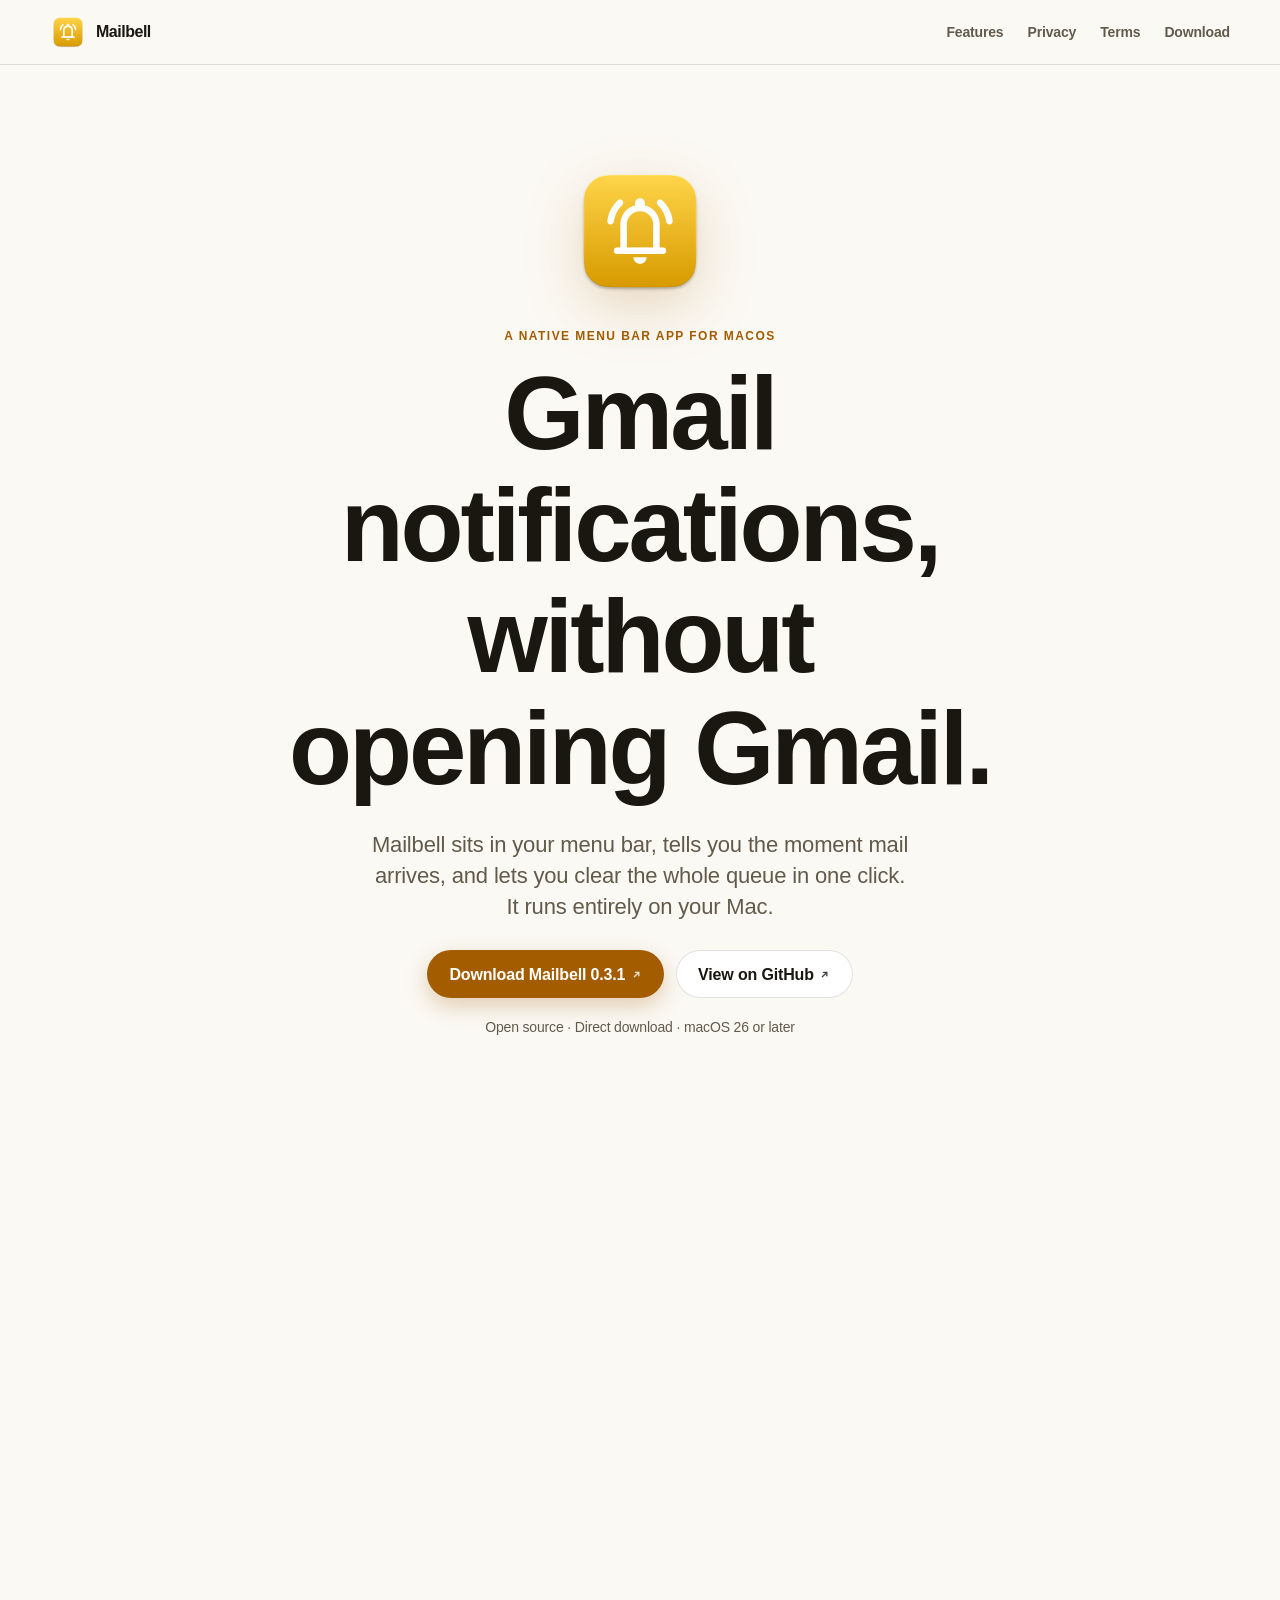
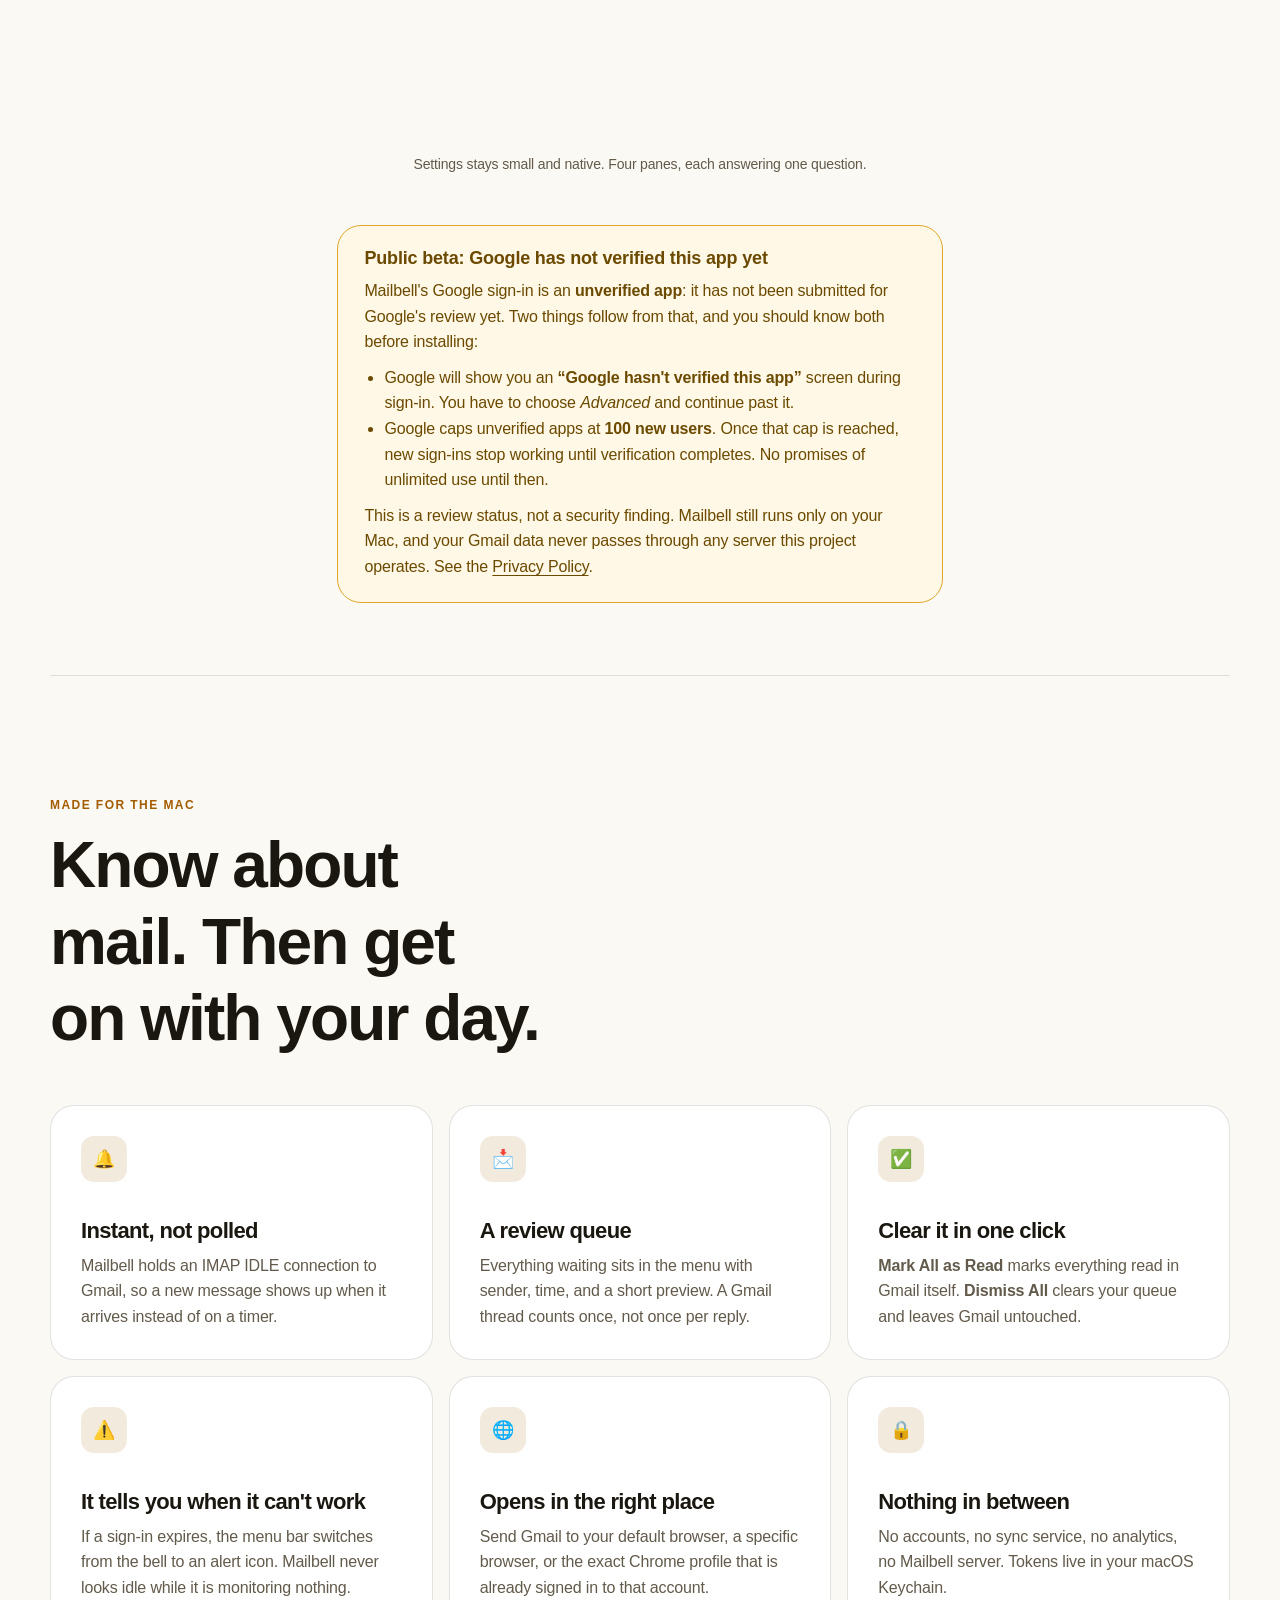
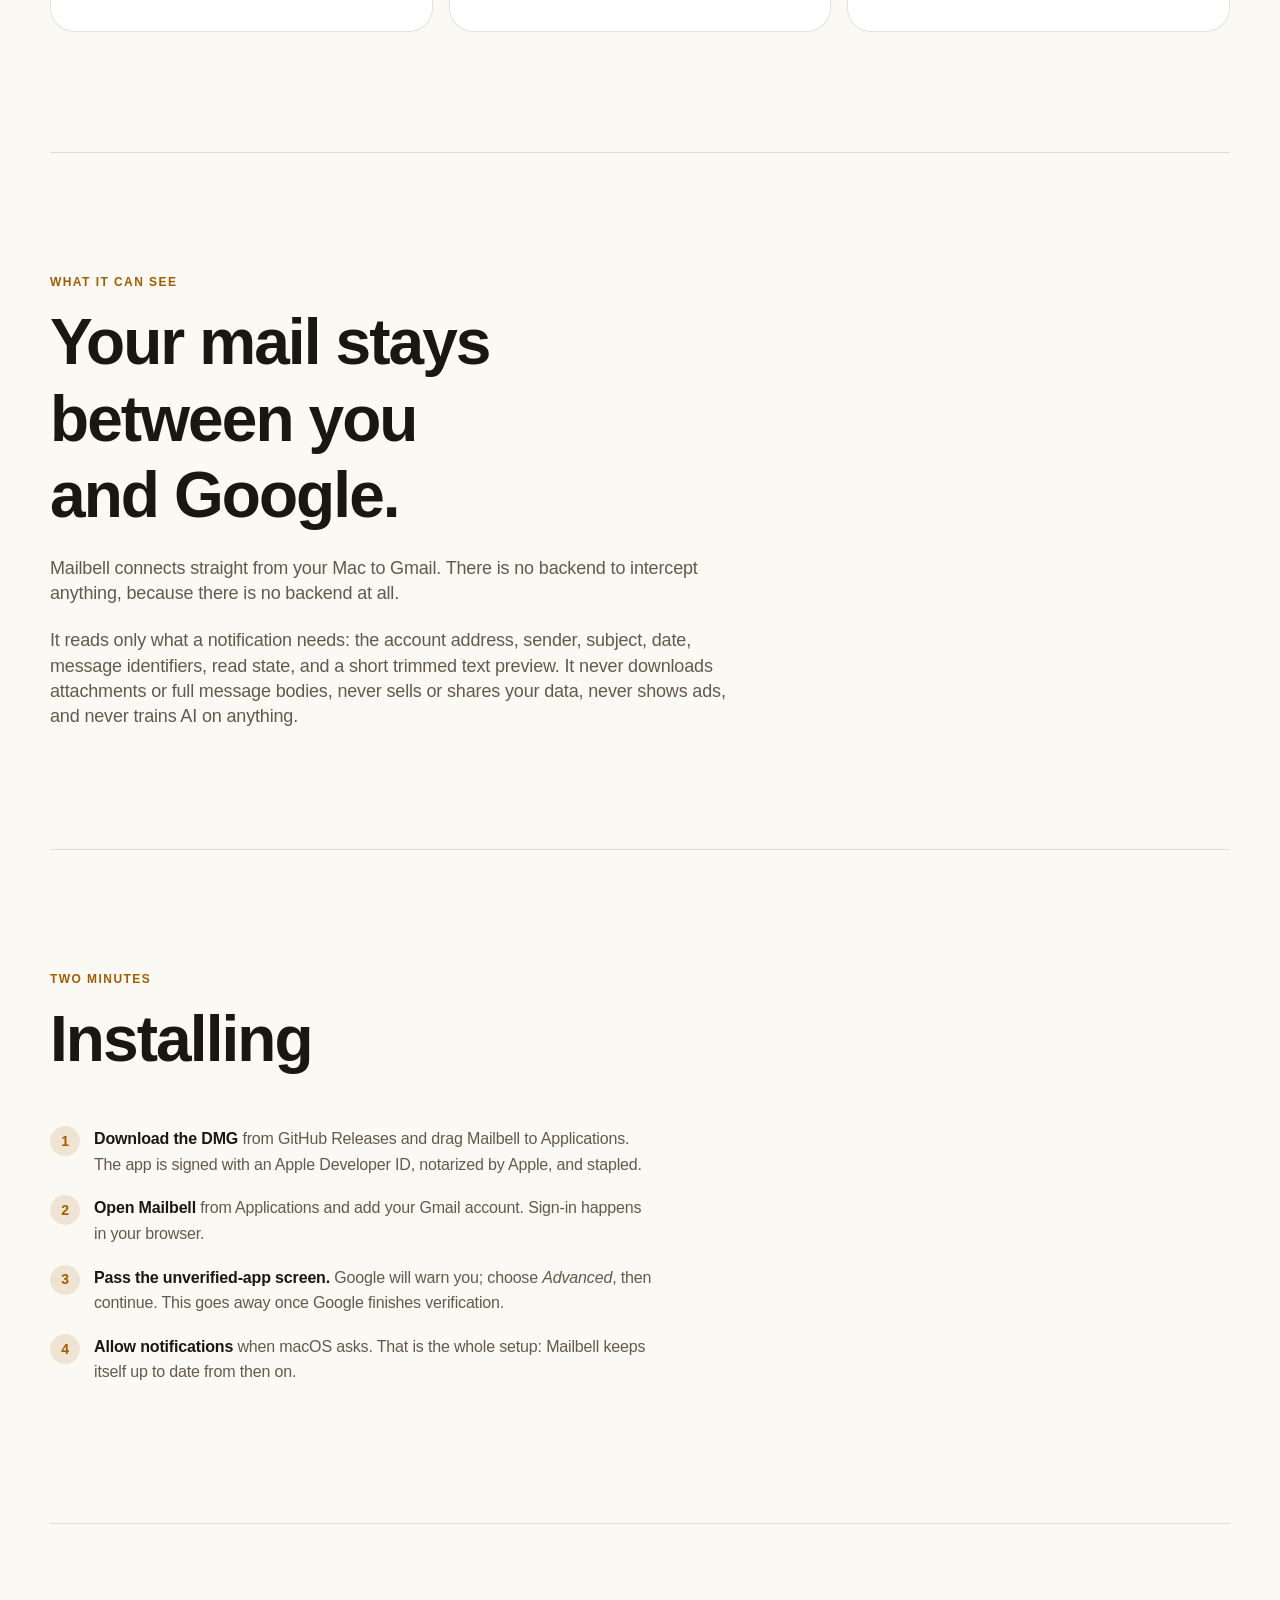
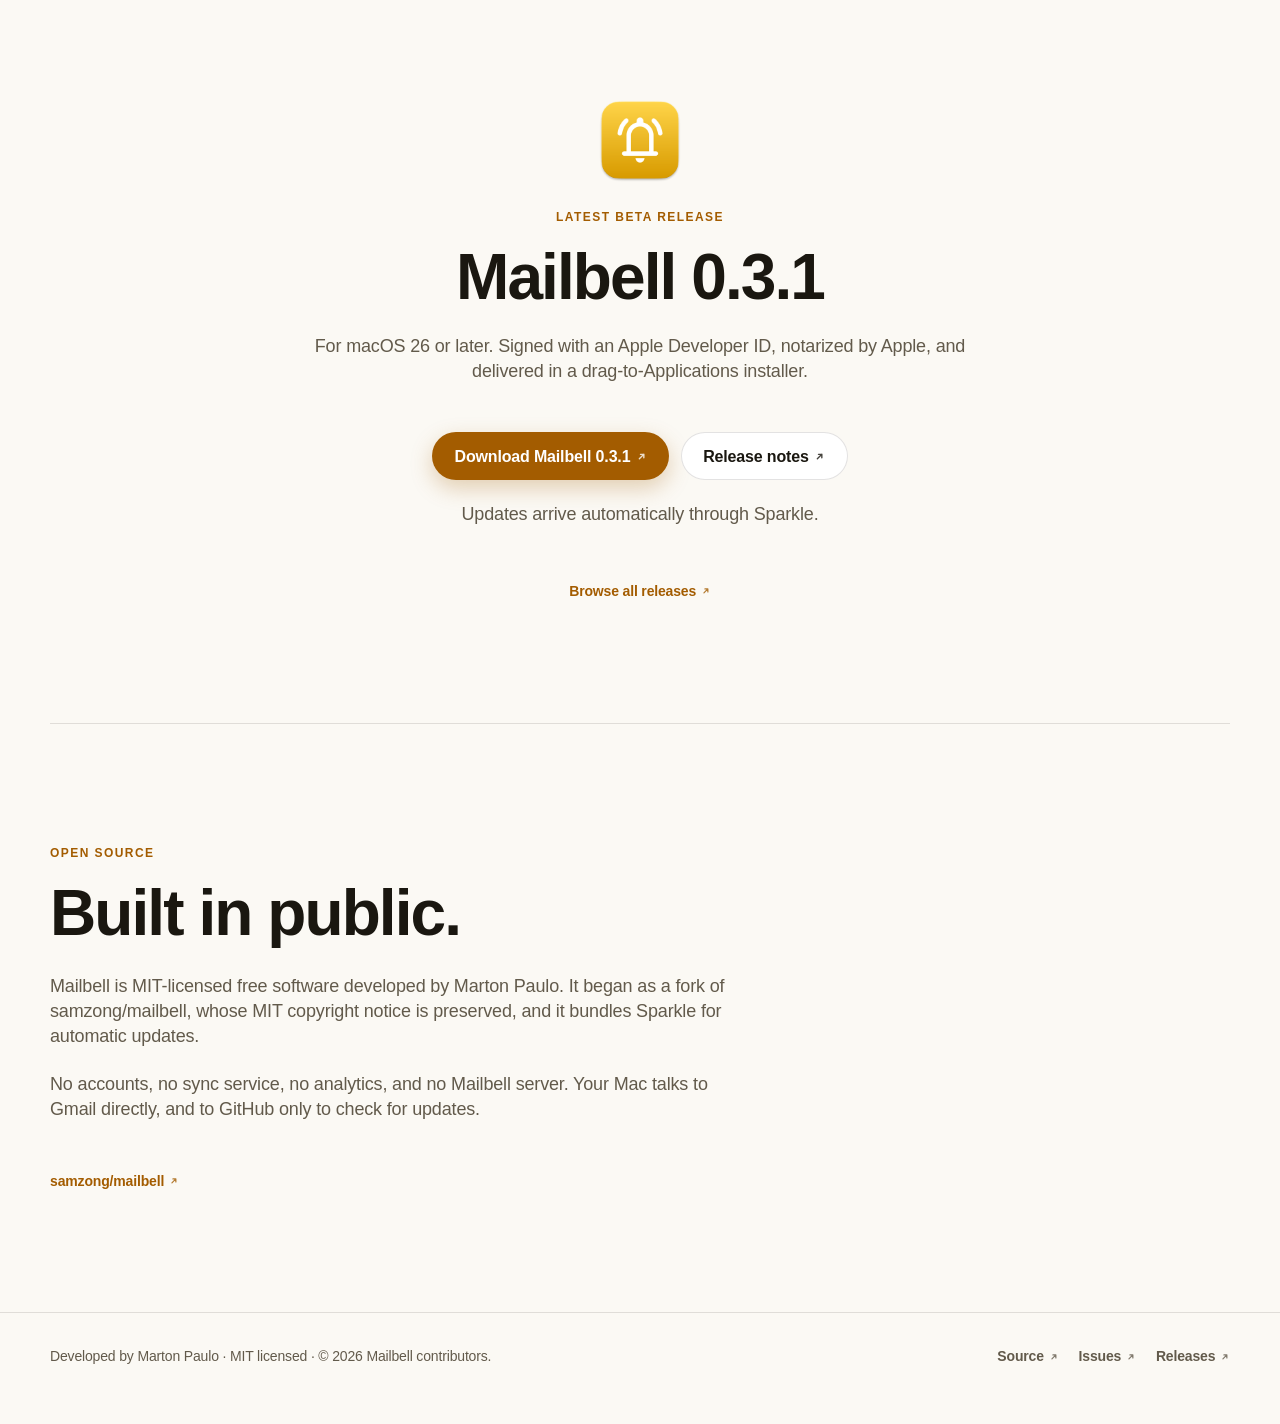
<file: docs/index.html>
<!doctype html>
<html lang="en">
<head>
  <meta charset="utf-8">
  <meta name="viewport" content="width=device-width, initial-scale=1">
  <meta name="color-scheme" content="light dark">
  <meta name="theme-color" content="#fbf9f4" media="(prefers-color-scheme: light)">
  <meta name="theme-color" content="#14110b" media="(prefers-color-scheme: dark)">
  <title>Mailbell · Gmail notifier for the Mac menu bar</title>
  <meta name="description" content="A native macOS notifier for Gmail: instant alerts over IMAP IDLE, a review queue you clear in one click, and no server in between. Free and open source.">
  <link rel="canonical" href="https://mailbell.martonpaulo.com/">
  <!-- imagesrcset/imagesizes must stay identical to the hero <img>, or the
       preload fetches a different width than the one the page then draws.
       sizes follows styles/main.css: .shot img is 788px wide, capped by main's
       100% width minus two 1.5rem gutters below 836px. -->
  <link rel="preload" as="image" href="assets/screenshots/general.webp"
        imagesrcset="assets/screenshots/general-480.webp 480w, assets/screenshots/general-800.webp 800w, assets/screenshots/general.webp 1576w"
        imagesizes="(max-width: 836px) calc(100vw - 48px), 788px"
        fetchpriority="high">
  <link rel="icon" href="favicon.ico" sizes="48x48">
  <link rel="apple-touch-icon" href="apple-touch-icon.png">
  <meta property="og:type" content="website">
  <meta property="og:site_name" content="Mailbell">
  <meta property="og:title" content="Mailbell · Gmail notifier for the Mac menu bar">
  <meta property="og:description" content="A native macOS notifier for Gmail: instant alerts over IMAP IDLE, a review queue you clear in one click, and no server in between. Free and open source.">
  <meta property="og:url" content="https://mailbell.martonpaulo.com/">
  <meta property="og:image" content="https://mailbell.martonpaulo.com/social-card.jpg">
  <meta property="og:image:type" content="image/jpeg">
  <meta property="og:image:width" content="1200">
  <meta property="og:image:height" content="630">
  <meta property="og:image:alt" content="The Mailbell bell icon and the words Free for Mac, open source, Mailbell, Gmail notifications in your menu bar, beside a drawing of the Mailbell menu: Accounts, three messages awaiting review, All Messages, Check Now, Settings and Quit Mailbell.">
  <meta name="twitter:card" content="summary_large_image">
  <meta name="twitter:title" content="Mailbell · Gmail notifier for the Mac menu bar">
  <meta name="twitter:image" content="https://mailbell.martonpaulo.com/social-card.jpg">
  <meta name="twitter:image:alt" content="The Mailbell bell icon and the words Free for Mac, open source, Mailbell, Gmail notifications in your menu bar, beside Mailbell's General settings window.">
  <meta name="twitter:description" content="A native macOS notifier for Gmail: instant alerts over IMAP IDLE, a review queue you clear in one click, and no server in between. Free and open source.">
  <link rel="stylesheet" href="styles/main.css">
  <script type="application/ld+json">
  {
    "@context": "https://schema.org",
    "@type": "SoftwareApplication",
    "name": "Mailbell",
    "applicationCategory": "UtilitiesApplication",
    "operatingSystem": "macOS 26 or later",
    "url": "https://mailbell.martonpaulo.com/",
    "image": "https://mailbell.martonpaulo.com/social-card.jpg",
    "description": "A native macOS menu bar notifier for Gmail. Instant alerts over IMAP IDLE, a review queue you can clear in one click, and no server in between.",
    "license": "https://opensource.org/licenses/MIT",
    "isAccessibleForFree": true,
    "offers": { "@type": "Offer", "price": "0", "priceCurrency": "USD" },
    "author": { "@type": "Person", "name": "Marton Paulo" }
  }
  </script>
  <!-- Google names the site in results from this node on the home page. -->
  <script type="application/ld+json">{"@context": "https://schema.org", "@type": "WebSite", "name": "Mailbell", "url": "https://mailbell.martonpaulo.com/"}</script>
</head>
<body>
  <a class="skip-link" href="#main">Skip to content</a>
  <header class="site-header" aria-label="Primary navigation">
    <div class="site-header-inner">
      <a class="brand" href="#top" aria-label="Mailbell home" aria-current="page">
        <img src="assets/app-icon-280.webp" width="36" height="36" alt="">
        <span>Mailbell</span>
      </a>
      <nav aria-label="Page sections">
        <a href="index.html#features">Features</a>
        <a href="privacy.html">Privacy</a>
        <a href="terms.html">Terms</a>
        <a href="index.html#download">Download</a>
      </nav>
    </div>
  </header>

  <main id="main">
    <section class="hero" id="top" aria-labelledby="hero-title">
      <div class="hero-copy">
        <img class="hero-icon" src="assets/app-icon-280.webp" width="140" height="140" alt="Mailbell application icon">
        <p class="eyebrow">A native menu bar app for macOS</p>
        <h1 id="hero-title">Gmail notifications, without opening Gmail.</h1>
        <p class="hero-summary">Mailbell sits in your menu bar, tells you the moment mail arrives, and lets you clear the whole queue in one click. It runs entirely on your Mac.</p>
        <div class="actions">
          <a class="button primary" href="https://github.com/martonpaulo/mailbell/releases/latest" rel="noopener">Download Mailbell 0.3.1<svg class="external-icon" viewBox="0 0 12 12" width="12" height="12" fill="none" aria-hidden="true" focusable="false"><path d="M3.6 8.4 8.4 3.6M4.8 3.6h3.6v3.6" stroke="currentColor" stroke-width="1.5" stroke-linecap="round" stroke-linejoin="round"/></svg></a>
          <a class="button secondary" href="https://github.com/martonpaulo/mailbell" rel="noopener">View on GitHub<svg class="external-icon" viewBox="0 0 12 12" width="12" height="12" fill="none" aria-hidden="true" focusable="false"><path d="M3.6 8.4 8.4 3.6M4.8 3.6h3.6v3.6" stroke="currentColor" stroke-width="1.5" stroke-linecap="round" stroke-linejoin="round"/></svg></a>
        </div>
        <p class="compatibility">Open source &middot; Direct download &middot; macOS 26 or later</p>
      </div>

      <figure class="shot">
        <img src="assets/screenshots/general.webp"
          srcset="assets/screenshots/general-480.webp 480w, assets/screenshots/general-800.webp 800w, assets/screenshots/general.webp 1576w"
          sizes="(max-width: 836px) calc(100vw - 48px), 788px"
          width="788" height="628" loading="eager" decoding="async"
          alt="Mailbell's General settings: a menu bar count toggle, Open Mailbell at login, automatic update checks with the installed version, and Restore Defaults.">
        <figcaption>Settings stays small and native. Four panes, each answering one question.</figcaption>
      </figure>

      <aside class="notice" aria-labelledby="beta-notice-title">
        <h2 id="beta-notice-title">Public beta: Google has not verified this app yet</h2>
        <p>Mailbell's Google sign-in is an <strong>unverified app</strong>: it has not been submitted for Google's review yet. Two things follow from that, and you should know both before installing:</p>
        <ul>
          <li>Google will show you an <strong>&ldquo;Google hasn't verified this app&rdquo;</strong> screen during sign-in. You have to choose <em>Advanced</em> and continue past it.</li>
          <li>Google caps unverified apps at <strong>100 new users</strong>. Once that cap is reached, new sign-ins stop working until verification completes. No promises of unlimited use until then.</li>
        </ul>
        <p>This is a review status, not a security finding. Mailbell still runs only on your Mac, and your Gmail data never passes through any server this project operates. See the <a href="privacy.html">Privacy Policy</a>.</p>
      </aside>
    </section>

    <section class="section features" id="features" aria-labelledby="features-title">
      <p class="eyebrow">Made for the Mac</p>
      <h2 id="features-title">Know about mail. Then get on with your day.</h2>
      <div class="feature-grid">
        <article><span aria-hidden="true">&#128276;</span><h3>Instant, not polled</h3><p>Mailbell holds an IMAP IDLE connection to Gmail, so a new message shows up when it arrives instead of on a timer.</p></article>
        <article><span aria-hidden="true">&#128233;</span><h3>A review queue</h3><p>Everything waiting sits in the menu with sender, time, and a short preview. A Gmail thread counts once, not once per reply.</p></article>
        <article><span aria-hidden="true">&#9989;</span><h3>Clear it in one click</h3><p><strong>Mark All as Read</strong> marks everything read in Gmail itself. <strong>Dismiss All</strong> clears your queue and leaves Gmail untouched.</p></article>
        <article><span aria-hidden="true">&#9888;&#65039;</span><h3>It tells you when it can't work</h3><p>If a sign-in expires, the menu bar switches from the bell to an alert icon. Mailbell never looks idle while it is monitoring nothing.</p></article>
        <article><span aria-hidden="true">&#127760;</span><h3>Opens in the right place</h3><p>Send Gmail to your default browser, a specific browser, or the exact Chrome profile that is already signed in to that account.</p></article>
        <article><span aria-hidden="true">&#128274;</span><h3>Nothing in between</h3><p>No accounts, no sync service, no analytics, no Mailbell server. Tokens live in your macOS Keychain.</p></article>
      </div>
    </section>

    <section class="section" id="privacy" aria-labelledby="privacy-title">
      <p class="eyebrow">What it can see</p>
      <h2 id="privacy-title">Your mail stays between you and Google.</h2>
      <p>Mailbell connects straight from your Mac to Gmail. There is no backend to intercept anything, because there is no backend at all.</p>
      <p>It reads only what a notification needs: the account address, sender, subject, date, message identifiers, read state, and a short trimmed text preview. It never downloads attachments or full message bodies, never sells or shares your data, never shows ads, and never trains AI on anything.</p>
    </section>

    <section class="section" aria-labelledby="install-title">
      <p class="eyebrow">Two minutes</p>
      <h2 id="install-title">Installing</h2>
      <ol class="steps">
        <li><strong>Download the DMG</strong> from GitHub Releases and drag Mailbell to Applications. The app is signed with an Apple Developer ID, notarized by Apple, and stapled.</li>
        <li><strong>Open Mailbell</strong> from Applications and add your Gmail account. Sign-in happens in your browser.</li>
        <li><strong>Pass the unverified-app screen.</strong> Google will warn you; choose <em>Advanced</em>, then continue. This goes away once Google finishes verification.</li>
        <li><strong>Allow notifications</strong> when macOS asks. That is the whole setup: Mailbell keeps itself up to date from then on.</li>
      </ol>
    </section>

    <section class="section download" id="download" aria-labelledby="download-title">
      <img src="assets/app-icon-280.webp" alt="" width="96" height="96">
      <p class="eyebrow">Latest beta release</p>
      <h2 id="download-title">Mailbell 0.3.1</h2>
      <p>For macOS 26 or later. Signed with an Apple Developer ID, notarized by Apple, and delivered in a drag-to-Applications installer.</p>
      <div class="actions">
        <a class="button primary" href="https://github.com/martonpaulo/mailbell/releases/latest" rel="noopener">Download Mailbell 0.3.1<svg class="external-icon" viewBox="0 0 12 12" width="12" height="12" fill="none" aria-hidden="true" focusable="false"><path d="M3.6 8.4 8.4 3.6M4.8 3.6h3.6v3.6" stroke="currentColor" stroke-width="1.5" stroke-linecap="round" stroke-linejoin="round"/></svg></a>
        <a class="button secondary" href="https://github.com/martonpaulo/mailbell/releases/tag/v0.3.1" rel="noopener">Release notes<svg class="external-icon" viewBox="0 0 12 12" width="12" height="12" fill="none" aria-hidden="true" focusable="false"><path d="M3.6 8.4 8.4 3.6M4.8 3.6h3.6v3.6" stroke="currentColor" stroke-width="1.5" stroke-linecap="round" stroke-linejoin="round"/></svg></a>
      </div>
      <p class="compatibility">Updates arrive automatically through Sparkle.</p>
      <a class="text-link" href="https://github.com/martonpaulo/mailbell/releases" rel="noopener">Browse all releases<svg class="external-icon" viewBox="0 0 12 12" width="12" height="12" fill="none" aria-hidden="true" focusable="false"><path d="M3.6 8.4 8.4 3.6M4.8 3.6h3.6v3.6" stroke="currentColor" stroke-width="1.5" stroke-linecap="round" stroke-linejoin="round"/></svg></a>
    </section>

    <section class="open-source section" aria-labelledby="open-source-title">
      <p class="eyebrow">Open source</p>
      <h2 id="open-source-title">Built in public.</h2>
      <p>Mailbell is MIT-licensed free software developed by Marton Paulo. It began as a fork of samzong/mailbell, whose MIT copyright notice is preserved, and it bundles Sparkle for automatic updates.</p>
      <p>No accounts, no sync service, no analytics, and no Mailbell server. Your Mac talks to Gmail directly, and to GitHub only to check for updates.</p>
      <div class="link-row">
        <a href="https://github.com/samzong/mailbell" rel="noopener">samzong/mailbell<svg class="external-icon" viewBox="0 0 12 12" width="12" height="12" fill="none" aria-hidden="true" focusable="false"><path d="M3.6 8.4 8.4 3.6M4.8 3.6h3.6v3.6" stroke="currentColor" stroke-width="1.5" stroke-linecap="round" stroke-linejoin="round"/></svg></a>
      </div>
    </section>
  </main>

  <footer class="site-footer">
    <div class="site-footer-inner">
      <p>Developed by Marton Paulo &middot; MIT licensed &middot; &copy; 2026 Mailbell contributors.</p>
      <nav aria-label="Site links">
        <a href="https://github.com/martonpaulo/mailbell" rel="noopener">Source<svg class="external-icon" viewBox="0 0 12 12" width="12" height="12" fill="none" aria-hidden="true" focusable="false"><path d="M3.6 8.4 8.4 3.6M4.8 3.6h3.6v3.6" stroke="currentColor" stroke-width="1.5" stroke-linecap="round" stroke-linejoin="round"/></svg></a>
        <a href="https://github.com/martonpaulo/mailbell/issues" rel="noopener">Issues<svg class="external-icon" viewBox="0 0 12 12" width="12" height="12" fill="none" aria-hidden="true" focusable="false"><path d="M3.6 8.4 8.4 3.6M4.8 3.6h3.6v3.6" stroke="currentColor" stroke-width="1.5" stroke-linecap="round" stroke-linejoin="round"/></svg></a>
        <a href="https://github.com/martonpaulo/mailbell/releases" rel="noopener">Releases<svg class="external-icon" viewBox="0 0 12 12" width="12" height="12" fill="none" aria-hidden="true" focusable="false"><path d="M3.6 8.4 8.4 3.6M4.8 3.6h3.6v3.6" stroke="currentColor" stroke-width="1.5" stroke-linecap="round" stroke-linejoin="round"/></svg></a>
      </nav>
    </div>
  </footer>
</body>
</html>
</file>
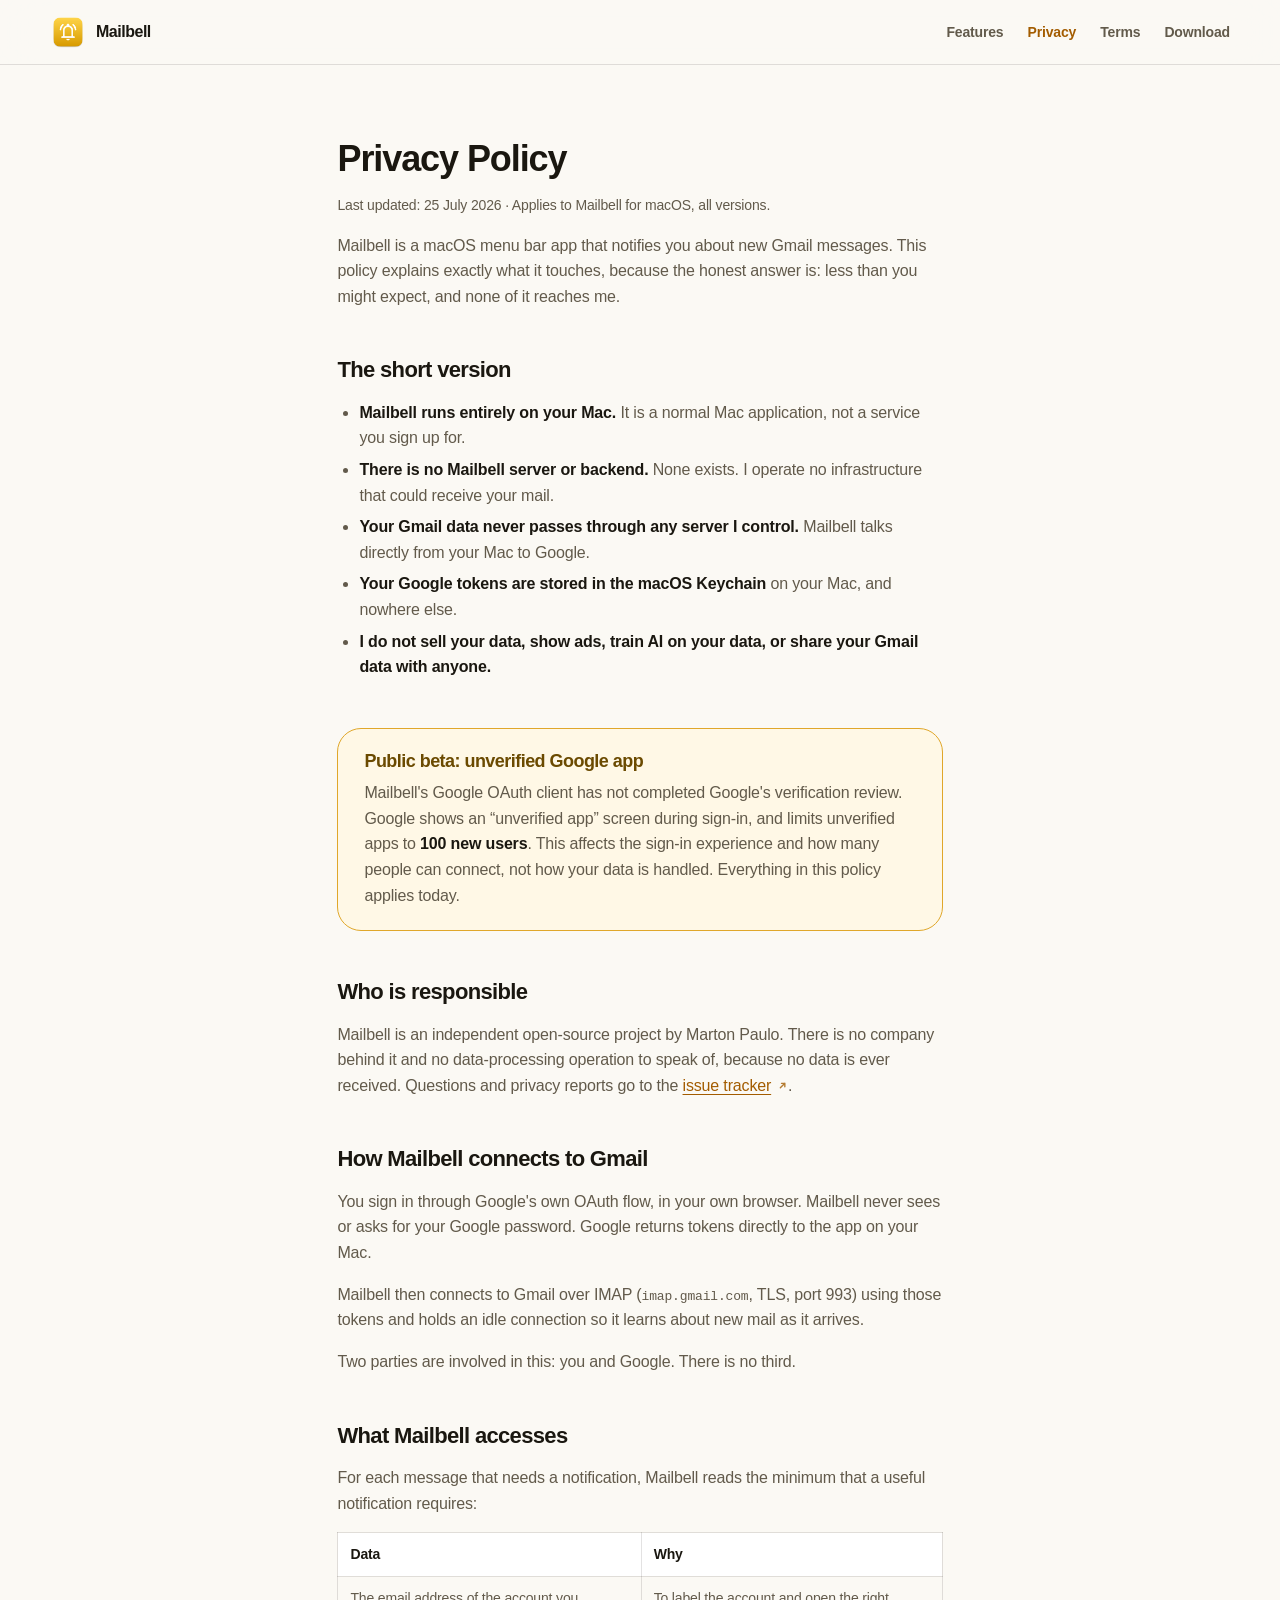
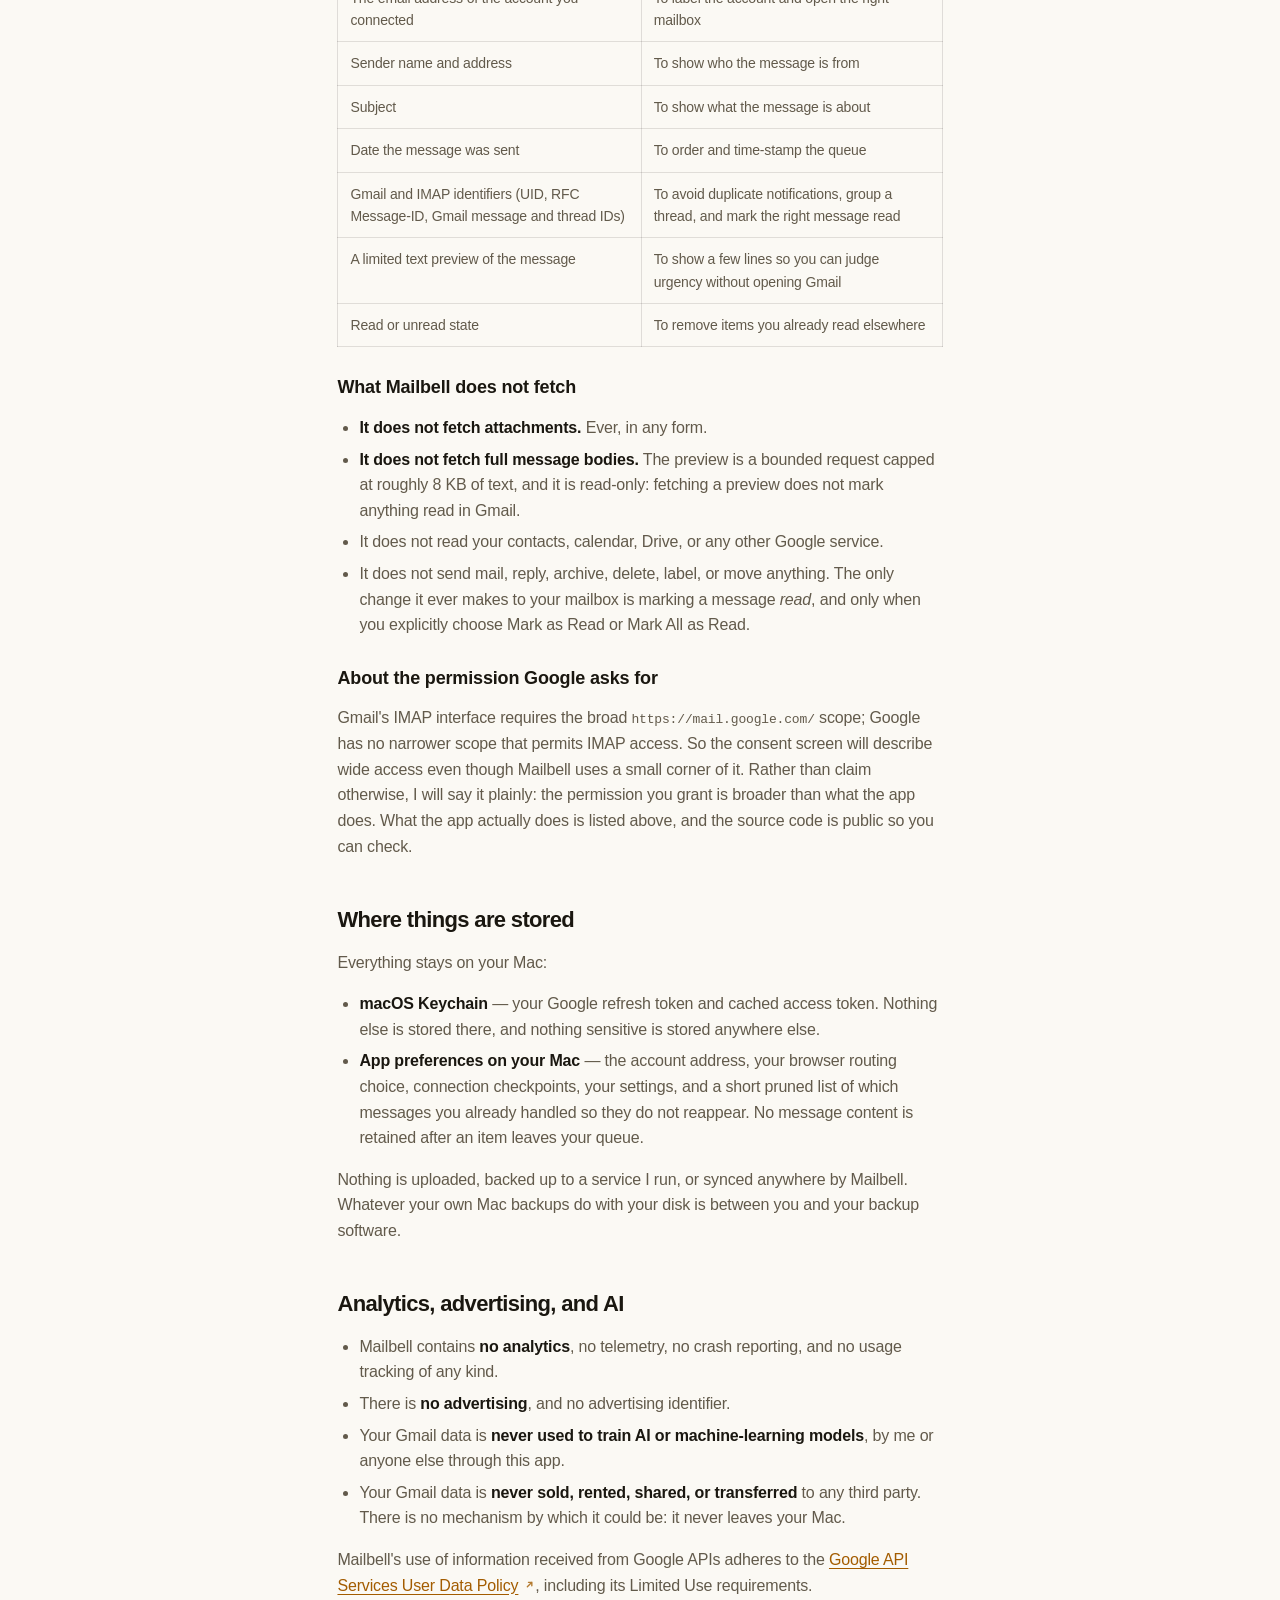
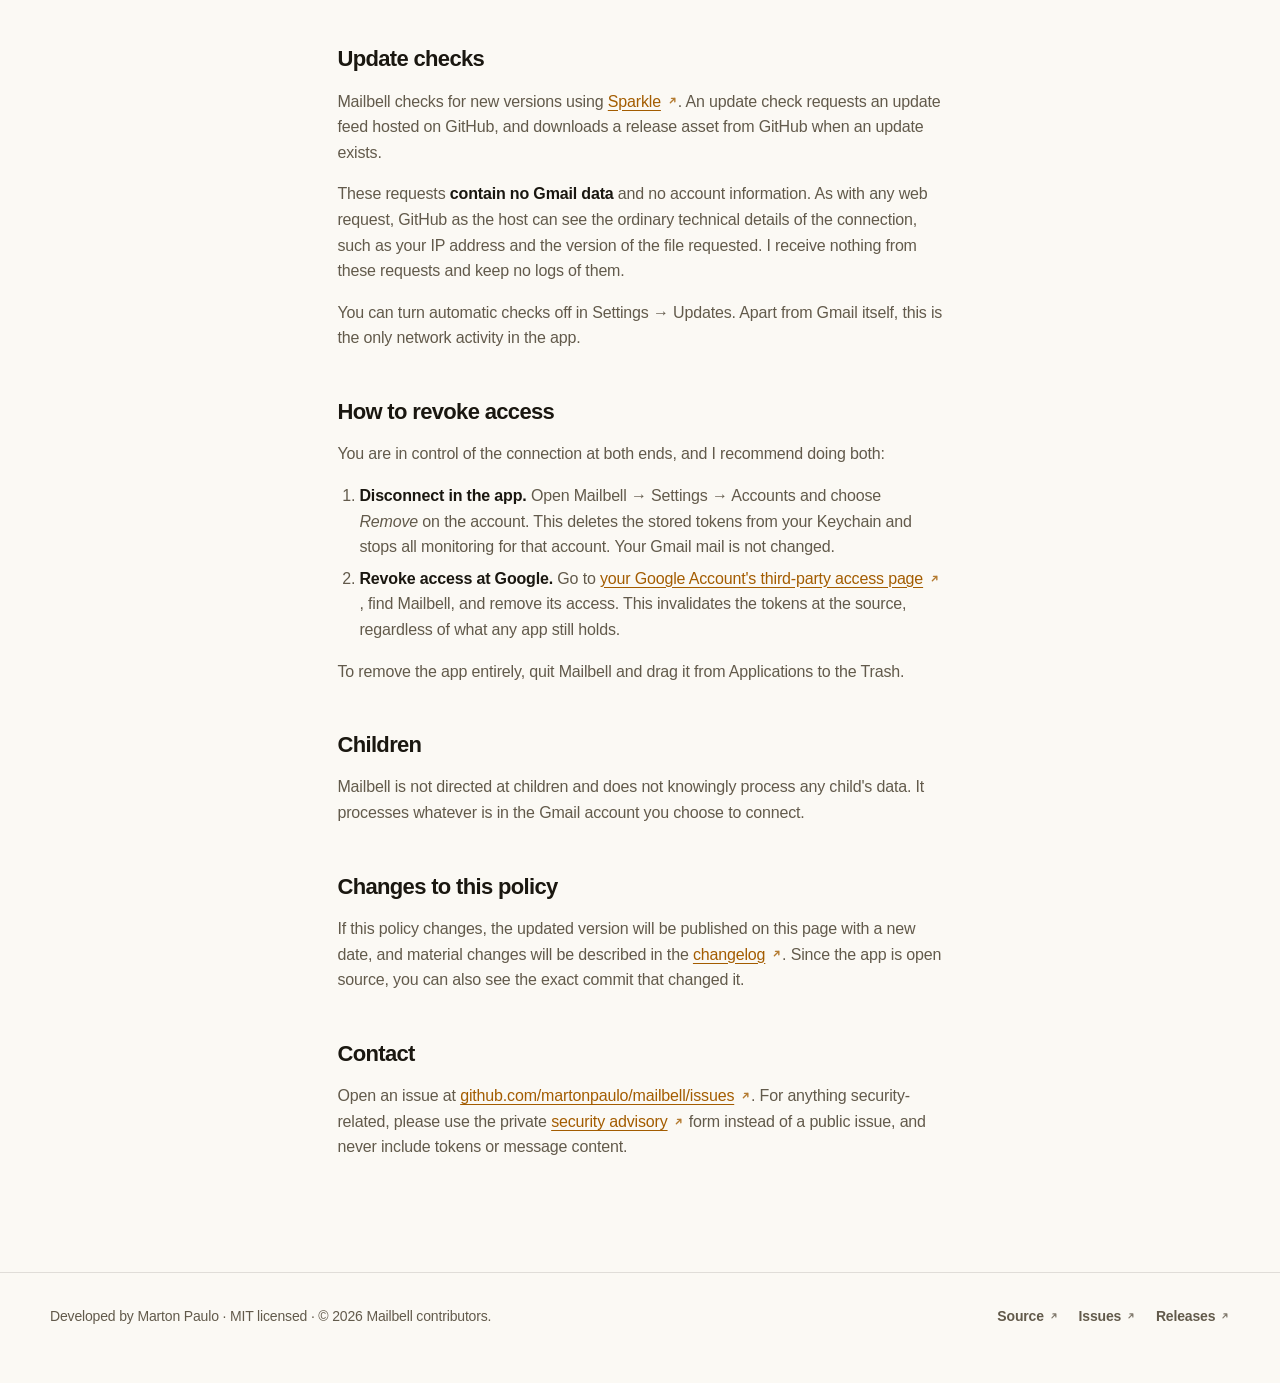
<file: docs/privacy.html>
<!doctype html>
<html lang="en">
<head>
  <meta charset="utf-8">
  <meta name="viewport" content="width=device-width, initial-scale=1">
  <meta name="color-scheme" content="light dark">
  <meta name="theme-color" content="#fbf9f4" media="(prefers-color-scheme: light)">
  <meta name="theme-color" content="#14110b" media="(prefers-color-scheme: dark)">
  <title>Privacy policy · Mailbell</title>
  <meta name="description" content="Mailbell runs entirely on your Mac. There is no Mailbell server, Gmail data never passes through one, and tokens stay in the macOS Keychain.">
  <link rel="canonical" href="https://mailbell.martonpaulo.com/privacy.html">
  <link rel="icon" href="favicon.ico" sizes="48x48">
  <link rel="apple-touch-icon" href="apple-touch-icon.png">
  <meta property="og:type" content="article">
  <meta property="og:site_name" content="Mailbell">
  <meta property="og:title" content="Privacy policy · Mailbell">
  <meta property="og:description" content="Mailbell runs entirely on your Mac. There is no Mailbell server, Gmail data never passes through one, and tokens stay in the macOS Keychain.">
  <meta property="og:url" content="https://mailbell.martonpaulo.com/privacy.html">
  <meta property="og:image" content="https://mailbell.martonpaulo.com/social-card.jpg">
  <meta property="og:image:type" content="image/jpeg">
  <meta property="og:image:width" content="1200">
  <meta property="og:image:height" content="630">
  <meta property="og:image:alt" content="The Mailbell bell icon and the words Free for Mac, open source, Mailbell, Gmail notifications in your menu bar, beside a drawing of the Mailbell menu: Accounts, three messages awaiting review, All Messages, Check Now, Settings and Quit Mailbell.">
  <meta name="twitter:card" content="summary_large_image">
  <meta name="twitter:title" content="Privacy policy · Mailbell">
  <meta name="twitter:image" content="https://mailbell.martonpaulo.com/social-card.jpg">
  <meta name="twitter:image:alt" content="The Mailbell bell icon and the words Free for Mac, open source, Mailbell, Gmail notifications in your menu bar, beside Mailbell's General settings window.">
  <meta name="twitter:description" content="Mailbell runs entirely on your Mac. There is no Mailbell server, Gmail data never passes through one, and tokens stay in the macOS Keychain.">
  <link rel="stylesheet" href="styles/main.css">
  <script type="application/ld+json">
  {
    "@context": "https://schema.org",
    "@type": "WebPage",
    "name": "Privacy Policy",
    "url": "https://mailbell.martonpaulo.com/privacy.html",
    "about": { "@type": "SoftwareApplication", "name": "Mailbell" }
  }
  </script>
  <!-- The path above the result on desktop: Mailbell › Privacy policy. -->
  <script type="application/ld+json">{"@context": "https://schema.org", "@type": "BreadcrumbList", "itemListElement": [{"@type": "ListItem", "position": 1, "name": "Mailbell", "item": "https://mailbell.martonpaulo.com/"}, {"@type": "ListItem", "position": 2, "name": "Privacy policy", "item": "https://mailbell.martonpaulo.com/privacy.html"}]}</script>
</head>
<body>
  <a class="skip-link" href="#main">Skip to content</a>
  <header class="site-header" aria-label="Primary navigation">
    <div class="site-header-inner">
      <a class="brand" href="index.html" aria-label="Mailbell home">
        <img src="assets/app-icon-280.webp" width="36" height="36" alt="">
        <span>Mailbell</span>
      </a>
      <nav aria-label="Page sections">
        <a href="index.html#features">Features</a>
        <a href="privacy.html" aria-current="page">Privacy</a>
        <a href="terms.html">Terms</a>
        <a href="index.html#download">Download</a>
      </nav>
    </div>
  </header>

  <main id="main" class="legal">
    <h1>Privacy Policy</h1>
    <p class="updated">Last updated: 25 July 2026 &middot; Applies to Mailbell for macOS, all versions.</p>

    <p>Mailbell is a macOS menu bar app that notifies you about new Gmail messages. This policy explains exactly what it touches, because the honest answer is: less than you might expect, and none of it reaches me.</p>

    <h2>The short version</h2>
    <ul>
      <li><strong>Mailbell runs entirely on your Mac.</strong> It is a normal Mac application, not a service you sign up for.</li>
      <li><strong>There is no Mailbell server or backend.</strong> None exists. I operate no infrastructure that could receive your mail.</li>
      <li><strong>Your Gmail data never passes through any server I control.</strong> Mailbell talks directly from your Mac to Google.</li>
      <li><strong>Your Google tokens are stored in the macOS Keychain</strong> on your Mac, and nowhere else.</li>
      <li><strong>I do not sell your data, show ads, train AI on your data, or share your Gmail data with anyone.</strong></li>
    </ul>

    <aside class="notice">
      <h2>Public beta: unverified Google app</h2>
      <p>Mailbell's Google OAuth client has not completed Google's verification review. Google shows an &ldquo;unverified app&rdquo; screen during sign-in, and limits unverified apps to <strong>100 new users</strong>. This affects the sign-in experience and how many people can connect, not how your data is handled. Everything in this policy applies today.</p>
    </aside>

    <h2>Who is responsible</h2>
    <p>Mailbell is an independent open-source project by Marton Paulo. There is no company behind it and no data-processing operation to speak of, because no data is ever received. Questions and privacy reports go to the <a href="https://github.com/martonpaulo/mailbell/issues" rel="noopener">issue tracker<svg class="external-icon" viewBox="0 0 12 12" width="12" height="12" fill="none" aria-hidden="true" focusable="false"><path d="M3.6 8.4 8.4 3.6M4.8 3.6h3.6v3.6" stroke="currentColor" stroke-width="1.5" stroke-linecap="round" stroke-linejoin="round"/></svg></a>.</p>

    <h2>How Mailbell connects to Gmail</h2>
    <p>You sign in through Google's own OAuth flow, in your own browser. Mailbell never sees or asks for your Google password. Google returns tokens directly to the app on your Mac.</p>
    <p>Mailbell then connects to Gmail over IMAP (<code>imap.gmail.com</code>, TLS, port 993) using those tokens and holds an idle connection so it learns about new mail as it arrives.</p>
    <p>Two parties are involved in this: you and Google. There is no third.</p>

    <h2>What Mailbell accesses</h2>
    <p>For each message that needs a notification, Mailbell reads the minimum that a useful notification requires:</p>
    <table>
      <thead>
        <tr><th>Data</th><th>Why</th></tr>
      </thead>
      <tbody>
        <tr><td>The email address of the account you connected</td><td>To label the account and open the right mailbox</td></tr>
        <tr><td>Sender name and address</td><td>To show who the message is from</td></tr>
        <tr><td>Subject</td><td>To show what the message is about</td></tr>
        <tr><td>Date the message was sent</td><td>To order and time-stamp the queue</td></tr>
        <tr><td>Gmail and IMAP identifiers (UID, RFC Message-ID, Gmail message and thread IDs)</td><td>To avoid duplicate notifications, group a thread, and mark the right message read</td></tr>
        <tr><td>A limited text preview of the message</td><td>To show a few lines so you can judge urgency without opening Gmail</td></tr>
        <tr><td>Read or unread state</td><td>To remove items you already read elsewhere</td></tr>
      </tbody>
    </table>

    <h3>What Mailbell does not fetch</h3>
    <ul>
      <li><strong>It does not fetch attachments.</strong> Ever, in any form.</li>
      <li><strong>It does not fetch full message bodies.</strong> The preview is a bounded request capped at roughly 8&nbsp;KB of text, and it is read-only: fetching a preview does not mark anything read in Gmail.</li>
      <li>It does not read your contacts, calendar, Drive, or any other Google service.</li>
      <li>It does not send mail, reply, archive, delete, label, or move anything. The only change it ever makes to your mailbox is marking a message <em>read</em>, and only when you explicitly choose Mark as Read or Mark All as Read.</li>
    </ul>

    <h3>About the permission Google asks for</h3>
    <p>Gmail's IMAP interface requires the broad <code>https://mail.google.com/</code> scope; Google has no narrower scope that permits IMAP access. So the consent screen will describe wide access even though Mailbell uses a small corner of it. Rather than claim otherwise, I will say it plainly: the permission you grant is broader than what the app does. What the app actually does is listed above, and the source code is public so you can check.</p>

    <h2>Where things are stored</h2>
    <p>Everything stays on your Mac:</p>
    <ul>
      <li><strong>macOS Keychain</strong> &mdash; your Google refresh token and cached access token. Nothing else is stored there, and nothing sensitive is stored anywhere else.</li>
      <li><strong>App preferences on your Mac</strong> &mdash; the account address, your browser routing choice, connection checkpoints, your settings, and a short pruned list of which messages you already handled so they do not reappear. No message content is retained after an item leaves your queue.</li>
    </ul>
    <p>Nothing is uploaded, backed up to a service I run, or synced anywhere by Mailbell. Whatever your own Mac backups do with your disk is between you and your backup software.</p>

    <h2>Analytics, advertising, and AI</h2>
    <ul>
      <li>Mailbell contains <strong>no analytics</strong>, no telemetry, no crash reporting, and no usage tracking of any kind.</li>
      <li>There is <strong>no advertising</strong>, and no advertising identifier.</li>
      <li>Your Gmail data is <strong>never used to train AI or machine-learning models</strong>, by me or anyone else through this app.</li>
      <li>Your Gmail data is <strong>never sold, rented, shared, or transferred</strong> to any third party. There is no mechanism by which it could be: it never leaves your Mac.</li>
    </ul>
    <p>Mailbell's use of information received from Google APIs adheres to the <a href="https://developers.google.com/terms/api-services-user-data-policy" rel="noopener">Google API Services User Data Policy<svg class="external-icon" viewBox="0 0 12 12" width="12" height="12" fill="none" aria-hidden="true" focusable="false"><path d="M3.6 8.4 8.4 3.6M4.8 3.6h3.6v3.6" stroke="currentColor" stroke-width="1.5" stroke-linecap="round" stroke-linejoin="round"/></svg></a>, including its Limited Use requirements.</p>

    <h2>Update checks</h2>
    <p>Mailbell checks for new versions using <a href="https://sparkle-project.org" rel="noopener">Sparkle<svg class="external-icon" viewBox="0 0 12 12" width="12" height="12" fill="none" aria-hidden="true" focusable="false"><path d="M3.6 8.4 8.4 3.6M4.8 3.6h3.6v3.6" stroke="currentColor" stroke-width="1.5" stroke-linecap="round" stroke-linejoin="round"/></svg></a>. An update check requests an update feed hosted on GitHub, and downloads a release asset from GitHub when an update exists.</p>
    <p>These requests <strong>contain no Gmail data</strong> and no account information. As with any web request, GitHub as the host can see the ordinary technical details of the connection, such as your IP address and the version of the file requested. I receive nothing from these requests and keep no logs of them.</p>
    <p>You can turn automatic checks off in Settings &rarr; Updates. Apart from Gmail itself, this is the only network activity in the app.</p>

    <h2 id="revoke">How to revoke access</h2>
    <p>You are in control of the connection at both ends, and I recommend doing both:</p>
    <ol>
      <li><strong>Disconnect in the app.</strong> Open Mailbell &rarr; Settings &rarr; Accounts and choose <em>Remove</em> on the account. This deletes the stored tokens from your Keychain and stops all monitoring for that account. Your Gmail mail is not changed.</li>
      <li><strong>Revoke access at Google.</strong> Go to <a href="https://myaccount.google.com/permissions" rel="noopener">your Google Account's third-party access page<svg class="external-icon" viewBox="0 0 12 12" width="12" height="12" fill="none" aria-hidden="true" focusable="false"><path d="M3.6 8.4 8.4 3.6M4.8 3.6h3.6v3.6" stroke="currentColor" stroke-width="1.5" stroke-linecap="round" stroke-linejoin="round"/></svg></a>, find Mailbell, and remove its access. This invalidates the tokens at the source, regardless of what any app still holds.</li>
    </ol>
    <p>To remove the app entirely, quit Mailbell and drag it from Applications to the Trash.</p>

    <h2>Children</h2>
    <p>Mailbell is not directed at children and does not knowingly process any child's data. It processes whatever is in the Gmail account you choose to connect.</p>

    <h2>Changes to this policy</h2>
    <p>If this policy changes, the updated version will be published on this page with a new date, and material changes will be described in the <a href="https://github.com/martonpaulo/mailbell/blob/main/CHANGELOG.md" rel="noopener">changelog<svg class="external-icon" viewBox="0 0 12 12" width="12" height="12" fill="none" aria-hidden="true" focusable="false"><path d="M3.6 8.4 8.4 3.6M4.8 3.6h3.6v3.6" stroke="currentColor" stroke-width="1.5" stroke-linecap="round" stroke-linejoin="round"/></svg></a>. Since the app is open source, you can also see the exact commit that changed it.</p>

    <h2>Contact</h2>
    <p>Open an issue at <a href="https://github.com/martonpaulo/mailbell/issues" rel="noopener">github.com/martonpaulo/mailbell/issues<svg class="external-icon" viewBox="0 0 12 12" width="12" height="12" fill="none" aria-hidden="true" focusable="false"><path d="M3.6 8.4 8.4 3.6M4.8 3.6h3.6v3.6" stroke="currentColor" stroke-width="1.5" stroke-linecap="round" stroke-linejoin="round"/></svg></a>. For anything security-related, please use the private <a href="https://github.com/martonpaulo/mailbell/security/advisories/new" rel="noopener">security advisory<svg class="external-icon" viewBox="0 0 12 12" width="12" height="12" fill="none" aria-hidden="true" focusable="false"><path d="M3.6 8.4 8.4 3.6M4.8 3.6h3.6v3.6" stroke="currentColor" stroke-width="1.5" stroke-linecap="round" stroke-linejoin="round"/></svg></a> form instead of a public issue, and never include tokens or message content.</p>
  </main>

  <footer class="site-footer">
    <div class="site-footer-inner">
      <p>Developed by Marton Paulo &middot; MIT licensed &middot; &copy; 2026 Mailbell contributors.</p>
      <nav aria-label="Site links">
        <a href="https://github.com/martonpaulo/mailbell" rel="noopener">Source<svg class="external-icon" viewBox="0 0 12 12" width="12" height="12" fill="none" aria-hidden="true" focusable="false"><path d="M3.6 8.4 8.4 3.6M4.8 3.6h3.6v3.6" stroke="currentColor" stroke-width="1.5" stroke-linecap="round" stroke-linejoin="round"/></svg></a>
        <a href="https://github.com/martonpaulo/mailbell/issues" rel="noopener">Issues<svg class="external-icon" viewBox="0 0 12 12" width="12" height="12" fill="none" aria-hidden="true" focusable="false"><path d="M3.6 8.4 8.4 3.6M4.8 3.6h3.6v3.6" stroke="currentColor" stroke-width="1.5" stroke-linecap="round" stroke-linejoin="round"/></svg></a>
        <a href="https://github.com/martonpaulo/mailbell/releases" rel="noopener">Releases<svg class="external-icon" viewBox="0 0 12 12" width="12" height="12" fill="none" aria-hidden="true" focusable="false"><path d="M3.6 8.4 8.4 3.6M4.8 3.6h3.6v3.6" stroke="currentColor" stroke-width="1.5" stroke-linecap="round" stroke-linejoin="round"/></svg></a>
      </nav>
    </div>
  </footer>
</body>
</html>
</file>
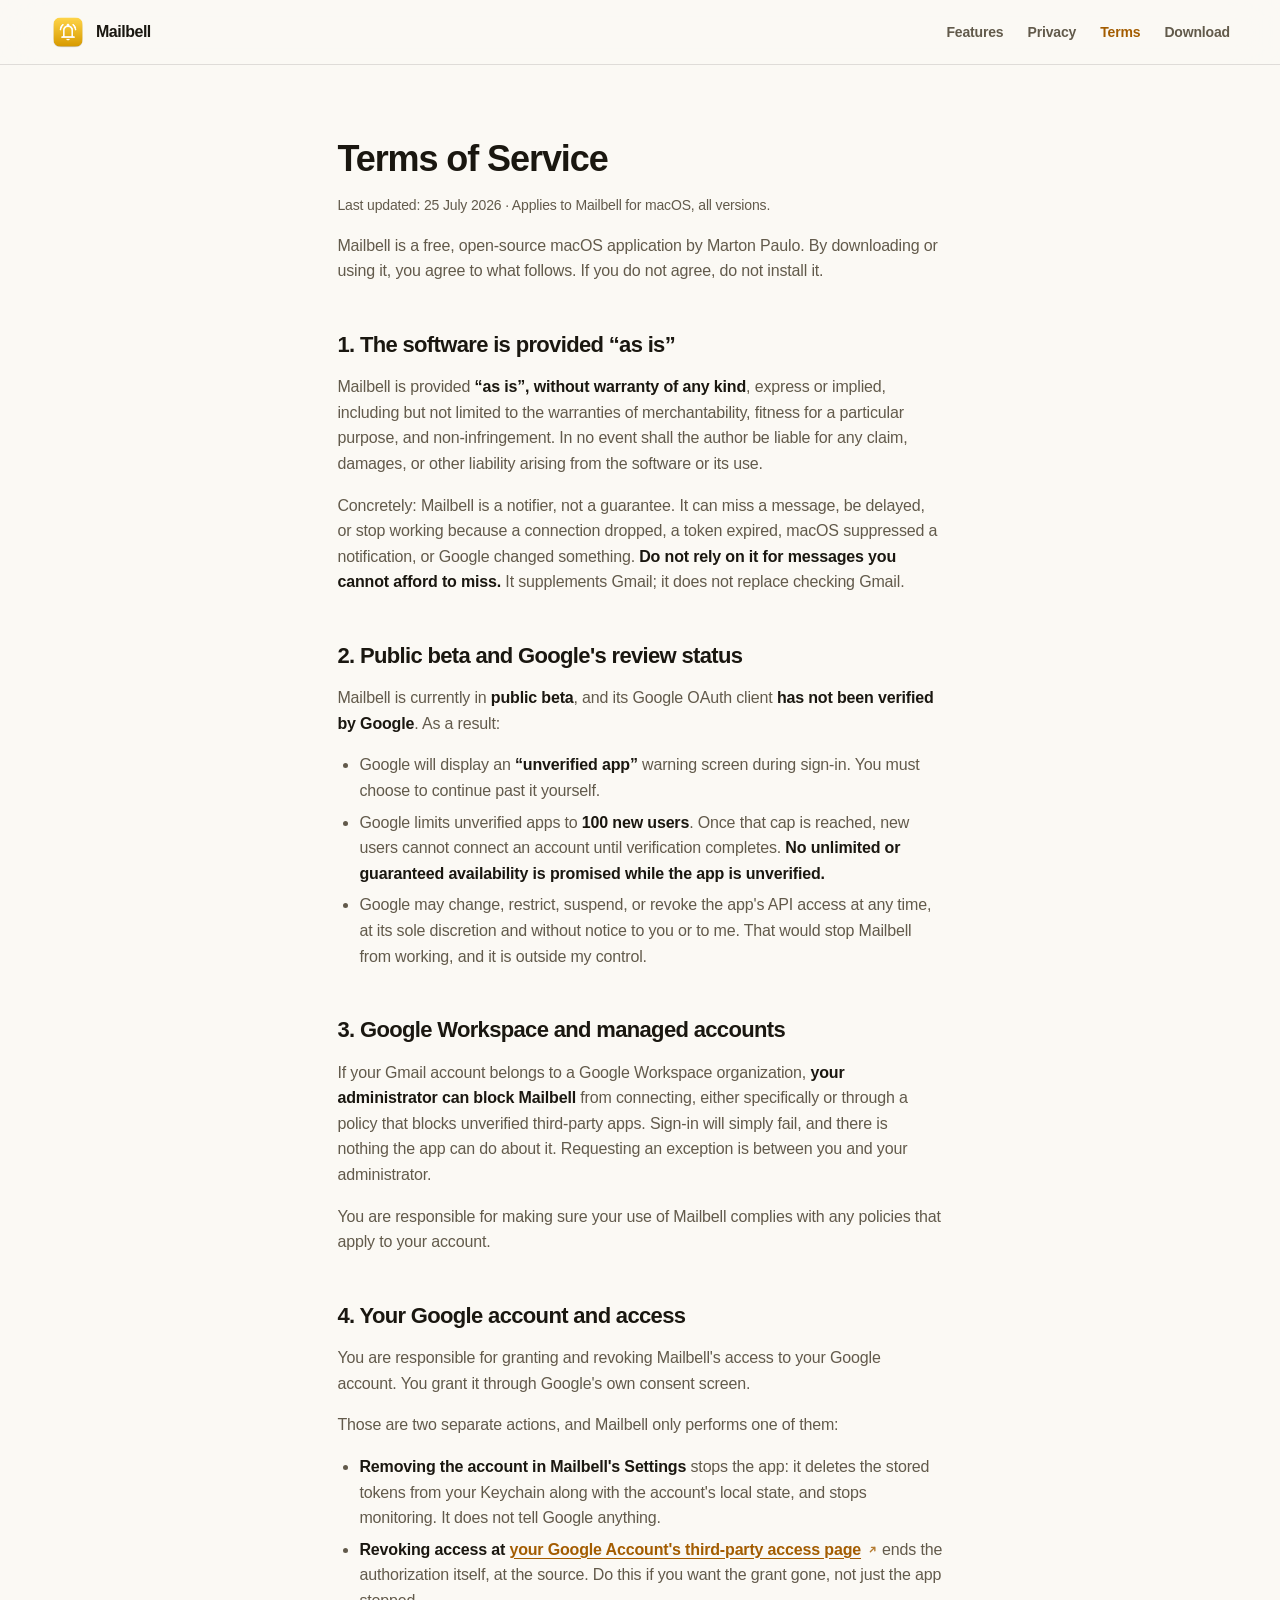
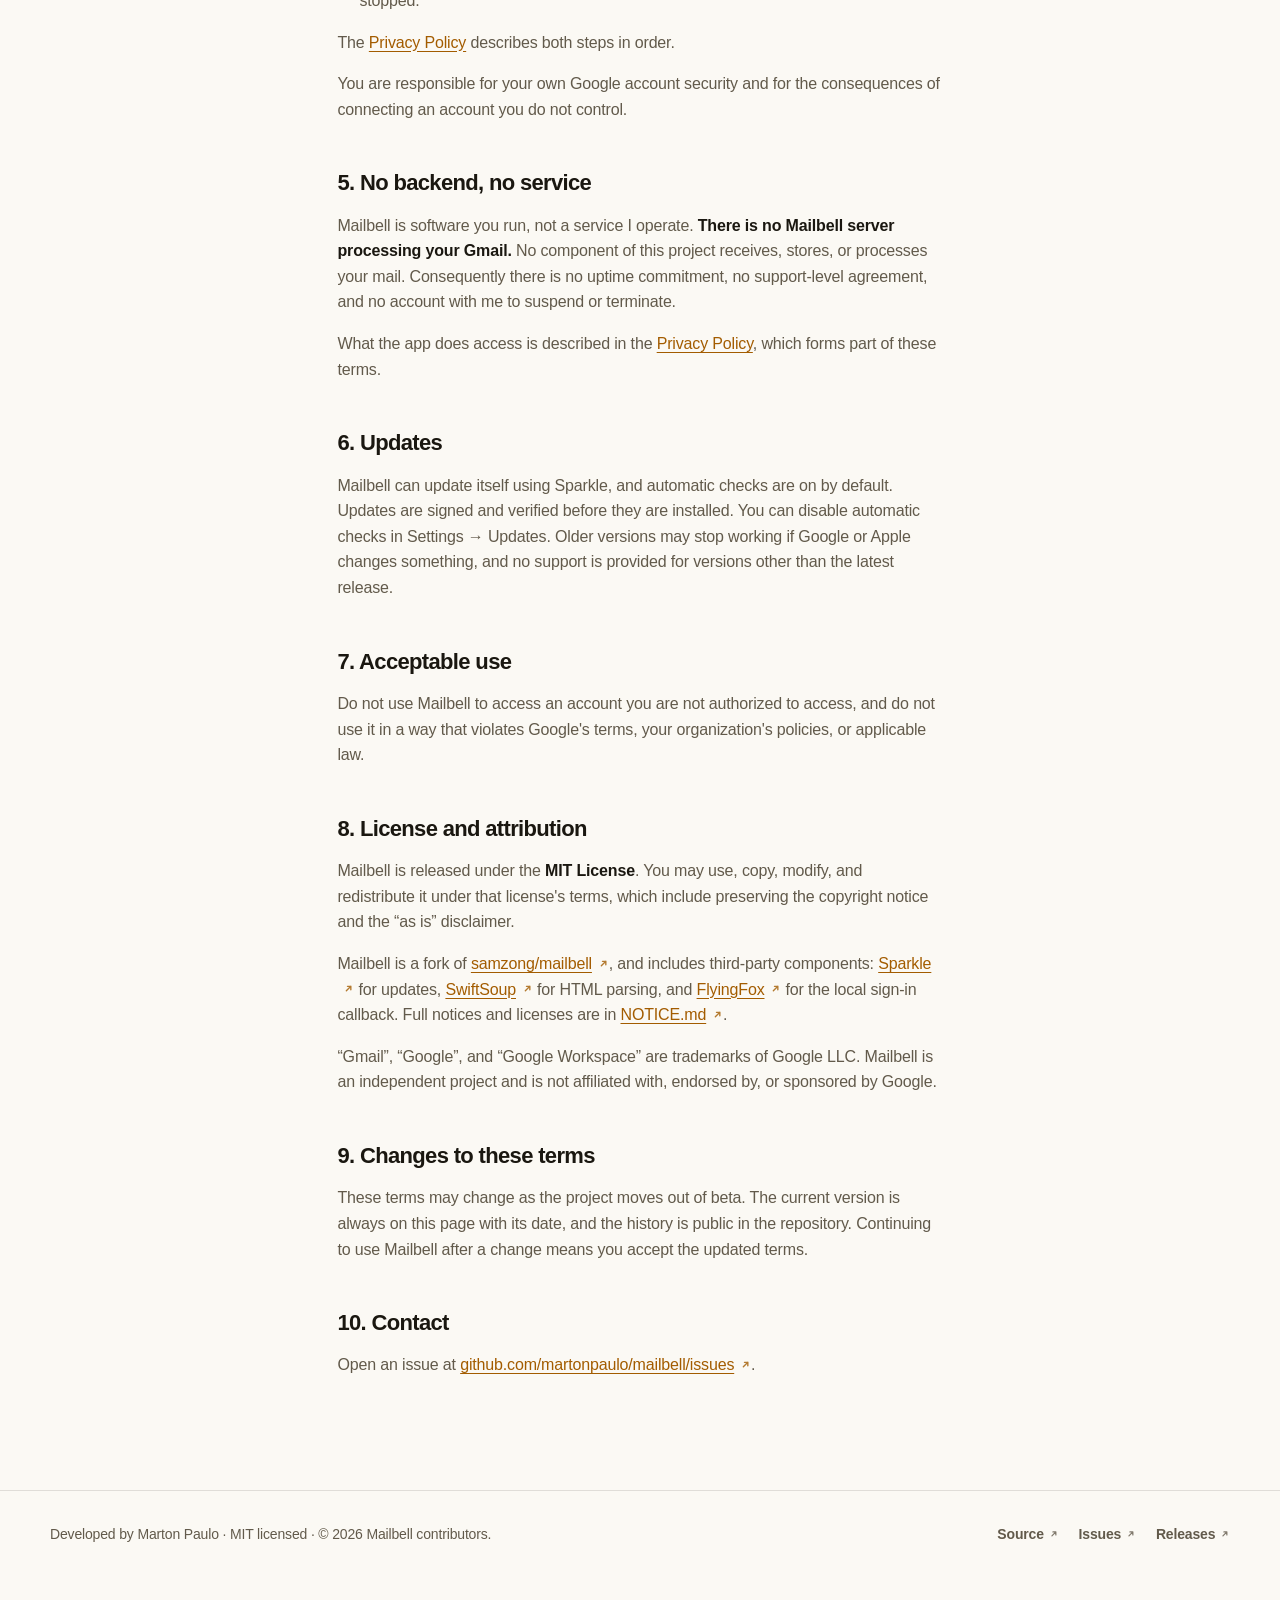
<file: docs/terms.html>
<!doctype html>
<html lang="en">
<head>
  <meta charset="utf-8">
  <meta name="viewport" content="width=device-width, initial-scale=1">
  <meta name="color-scheme" content="light dark">
  <meta name="theme-color" content="#fbf9f4" media="(prefers-color-scheme: light)">
  <meta name="theme-color" content="#14110b" media="(prefers-color-scheme: dark)">
  <title>Terms of service · Mailbell</title>
  <meta name="description" content="Mailbell is provided as is, under the MIT license, as an unverified Google OAuth public beta with a 100-new-user cap.">
  <link rel="canonical" href="https://mailbell.martonpaulo.com/terms.html">
  <link rel="icon" href="favicon.ico" sizes="48x48">
  <link rel="apple-touch-icon" href="apple-touch-icon.png">
  <meta property="og:type" content="article">
  <meta property="og:site_name" content="Mailbell">
  <meta property="og:title" content="Terms of service · Mailbell">
  <meta property="og:description" content="Mailbell is provided as is, under the MIT license, as an unverified Google OAuth public beta with a 100-new-user cap.">
  <meta property="og:url" content="https://mailbell.martonpaulo.com/terms.html">
  <meta property="og:image" content="https://mailbell.martonpaulo.com/social-card.jpg">
  <meta property="og:image:type" content="image/jpeg">
  <meta property="og:image:width" content="1200">
  <meta property="og:image:height" content="630">
  <meta property="og:image:alt" content="The Mailbell bell icon and the words Free for Mac, open source, Mailbell, Gmail notifications in your menu bar, beside a drawing of the Mailbell menu: Accounts, three messages awaiting review, All Messages, Check Now, Settings and Quit Mailbell.">
  <meta name="twitter:card" content="summary_large_image">
  <meta name="twitter:title" content="Terms of service · Mailbell">
  <meta name="twitter:image" content="https://mailbell.martonpaulo.com/social-card.jpg">
  <meta name="twitter:image:alt" content="The Mailbell bell icon and the words Free for Mac, open source, Mailbell, Gmail notifications in your menu bar, beside Mailbell's General settings window.">
  <meta name="twitter:description" content="Mailbell is provided as is, under the MIT license, as an unverified Google OAuth public beta with a 100-new-user cap.">
  <link rel="stylesheet" href="styles/main.css">
  <script type="application/ld+json">
  {
    "@context": "https://schema.org",
    "@type": "WebPage",
    "name": "Terms of Service",
    "url": "https://mailbell.martonpaulo.com/terms.html",
    "about": { "@type": "SoftwareApplication", "name": "Mailbell" }
  }
  </script>
  <!-- The path above the result on desktop: Mailbell › Terms of service. -->
  <script type="application/ld+json">{"@context": "https://schema.org", "@type": "BreadcrumbList", "itemListElement": [{"@type": "ListItem", "position": 1, "name": "Mailbell", "item": "https://mailbell.martonpaulo.com/"}, {"@type": "ListItem", "position": 2, "name": "Terms of service", "item": "https://mailbell.martonpaulo.com/terms.html"}]}</script>
</head>
<body>
  <a class="skip-link" href="#main">Skip to content</a>
  <header class="site-header" aria-label="Primary navigation">
    <div class="site-header-inner">
      <a class="brand" href="index.html" aria-label="Mailbell home">
        <img src="assets/app-icon-280.webp" width="36" height="36" alt="">
        <span>Mailbell</span>
      </a>
      <nav aria-label="Page sections">
        <a href="index.html#features">Features</a>
        <a href="privacy.html">Privacy</a>
        <a href="terms.html" aria-current="page">Terms</a>
        <a href="index.html#download">Download</a>
      </nav>
    </div>
  </header>

  <main id="main" class="legal">
    <h1>Terms of Service</h1>
    <p class="updated">Last updated: 25 July 2026 &middot; Applies to Mailbell for macOS, all versions.</p>

    <p>Mailbell is a free, open-source macOS application by Marton Paulo. By downloading or using it, you agree to what follows. If you do not agree, do not install it.</p>

    <h2>1. The software is provided &ldquo;as is&rdquo;</h2>
    <p>Mailbell is provided <strong>&ldquo;as is&rdquo;, without warranty of any kind</strong>, express or implied, including but not limited to the warranties of merchantability, fitness for a particular purpose, and non-infringement. In no event shall the author be liable for any claim, damages, or other liability arising from the software or its use.</p>
    <p>Concretely: Mailbell is a notifier, not a guarantee. It can miss a message, be delayed, or stop working because a connection dropped, a token expired, macOS suppressed a notification, or Google changed something. <strong>Do not rely on it for messages you cannot afford to miss.</strong> It supplements Gmail; it does not replace checking Gmail.</p>

    <h2>2. Public beta and Google's review status</h2>
    <p>Mailbell is currently in <strong>public beta</strong>, and its Google OAuth client <strong>has not been verified by Google</strong>. As a result:</p>
    <ul>
      <li>Google will display an <strong>&ldquo;unverified app&rdquo;</strong> warning screen during sign-in. You must choose to continue past it yourself.</li>
      <li>Google limits unverified apps to <strong>100 new users</strong>. Once that cap is reached, new users cannot connect an account until verification completes. <strong>No unlimited or guaranteed availability is promised while the app is unverified.</strong></li>
      <li>Google may change, restrict, suspend, or revoke the app's API access at any time, at its sole discretion and without notice to you or to me. That would stop Mailbell from working, and it is outside my control.</li>
    </ul>

    <h2>3. Google Workspace and managed accounts</h2>
    <p>If your Gmail account belongs to a Google Workspace organization, <strong>your administrator can block Mailbell</strong> from connecting, either specifically or through a policy that blocks unverified third-party apps. Sign-in will simply fail, and there is nothing the app can do about it. Requesting an exception is between you and your administrator.</p>
    <p>You are responsible for making sure your use of Mailbell complies with any policies that apply to your account.</p>

    <h2>4. Your Google account and access</h2>
    <p>You are responsible for granting and revoking Mailbell's access to your Google account. You grant it through Google's own consent screen.</p>
    <p>Those are two separate actions, and Mailbell only performs one of them:</p>
    <ul>
      <li><strong>Removing the account in Mailbell's Settings</strong> stops the app: it deletes the stored tokens from your Keychain along with the account's local state, and stops monitoring. It does not tell Google anything.</li>
      <li><strong>Revoking access at <a href="https://myaccount.google.com/permissions" rel="noopener">your Google Account's third-party access page<svg class="external-icon" viewBox="0 0 12 12" width="12" height="12" fill="none" aria-hidden="true" focusable="false"><path d="M3.6 8.4 8.4 3.6M4.8 3.6h3.6v3.6" stroke="currentColor" stroke-width="1.5" stroke-linecap="round" stroke-linejoin="round"/></svg></a></strong> ends the authorization itself, at the source. Do this if you want the grant gone, not just the app stopped.</li>
    </ul>
    <p>The <a href="privacy.html#revoke">Privacy Policy</a> describes both steps in order.</p>
    <p>You are responsible for your own Google account security and for the consequences of connecting an account you do not control.</p>

    <h2>5. No backend, no service</h2>
    <p>Mailbell is software you run, not a service I operate. <strong>There is no Mailbell server processing your Gmail.</strong> No component of this project receives, stores, or processes your mail. Consequently there is no uptime commitment, no support-level agreement, and no account with me to suspend or terminate.</p>
    <p>What the app does access is described in the <a href="privacy.html">Privacy Policy</a>, which forms part of these terms.</p>

    <h2>6. Updates</h2>
    <p>Mailbell can update itself using Sparkle, and automatic checks are on by default. Updates are signed and verified before they are installed. You can disable automatic checks in Settings &rarr; Updates. Older versions may stop working if Google or Apple changes something, and no support is provided for versions other than the latest release.</p>

    <h2>7. Acceptable use</h2>
    <p>Do not use Mailbell to access an account you are not authorized to access, and do not use it in a way that violates Google's terms, your organization's policies, or applicable law.</p>

    <h2>8. License and attribution</h2>
    <p>Mailbell is released under the <strong>MIT License</strong>. You may use, copy, modify, and redistribute it under that license's terms, which include preserving the copyright notice and the &ldquo;as is&rdquo; disclaimer.</p>
    <p>Mailbell is a fork of <a href="https://github.com/samzong/mailbell" rel="noopener">samzong/mailbell<svg class="external-icon" viewBox="0 0 12 12" width="12" height="12" fill="none" aria-hidden="true" focusable="false"><path d="M3.6 8.4 8.4 3.6M4.8 3.6h3.6v3.6" stroke="currentColor" stroke-width="1.5" stroke-linecap="round" stroke-linejoin="round"/></svg></a>, and includes third-party components: <a href="https://sparkle-project.org" rel="noopener">Sparkle<svg class="external-icon" viewBox="0 0 12 12" width="12" height="12" fill="none" aria-hidden="true" focusable="false"><path d="M3.6 8.4 8.4 3.6M4.8 3.6h3.6v3.6" stroke="currentColor" stroke-width="1.5" stroke-linecap="round" stroke-linejoin="round"/></svg></a> for updates, <a href="https://github.com/scinfu/SwiftSoup" rel="noopener">SwiftSoup<svg class="external-icon" viewBox="0 0 12 12" width="12" height="12" fill="none" aria-hidden="true" focusable="false"><path d="M3.6 8.4 8.4 3.6M4.8 3.6h3.6v3.6" stroke="currentColor" stroke-width="1.5" stroke-linecap="round" stroke-linejoin="round"/></svg></a> for HTML parsing, and <a href="https://github.com/swhitty/FlyingFox" rel="noopener">FlyingFox<svg class="external-icon" viewBox="0 0 12 12" width="12" height="12" fill="none" aria-hidden="true" focusable="false"><path d="M3.6 8.4 8.4 3.6M4.8 3.6h3.6v3.6" stroke="currentColor" stroke-width="1.5" stroke-linecap="round" stroke-linejoin="round"/></svg></a> for the local sign-in callback. Full notices and licenses are in <a href="https://github.com/martonpaulo/mailbell/blob/main/NOTICE.md" rel="noopener">NOTICE.md<svg class="external-icon" viewBox="0 0 12 12" width="12" height="12" fill="none" aria-hidden="true" focusable="false"><path d="M3.6 8.4 8.4 3.6M4.8 3.6h3.6v3.6" stroke="currentColor" stroke-width="1.5" stroke-linecap="round" stroke-linejoin="round"/></svg></a>.</p>
    <p>&ldquo;Gmail&rdquo;, &ldquo;Google&rdquo;, and &ldquo;Google Workspace&rdquo; are trademarks of Google LLC. Mailbell is an independent project and is not affiliated with, endorsed by, or sponsored by Google.</p>

    <h2>9. Changes to these terms</h2>
    <p>These terms may change as the project moves out of beta. The current version is always on this page with its date, and the history is public in the repository. Continuing to use Mailbell after a change means you accept the updated terms.</p>

    <h2>10. Contact</h2>
    <p>Open an issue at <a href="https://github.com/martonpaulo/mailbell/issues" rel="noopener">github.com/martonpaulo/mailbell/issues<svg class="external-icon" viewBox="0 0 12 12" width="12" height="12" fill="none" aria-hidden="true" focusable="false"><path d="M3.6 8.4 8.4 3.6M4.8 3.6h3.6v3.6" stroke="currentColor" stroke-width="1.5" stroke-linecap="round" stroke-linejoin="round"/></svg></a>.</p>
  </main>

  <footer class="site-footer">
    <div class="site-footer-inner">
      <p>Developed by Marton Paulo &middot; MIT licensed &middot; &copy; 2026 Mailbell contributors.</p>
      <nav aria-label="Site links">
        <a href="https://github.com/martonpaulo/mailbell" rel="noopener">Source<svg class="external-icon" viewBox="0 0 12 12" width="12" height="12" fill="none" aria-hidden="true" focusable="false"><path d="M3.6 8.4 8.4 3.6M4.8 3.6h3.6v3.6" stroke="currentColor" stroke-width="1.5" stroke-linecap="round" stroke-linejoin="round"/></svg></a>
        <a href="https://github.com/martonpaulo/mailbell/issues" rel="noopener">Issues<svg class="external-icon" viewBox="0 0 12 12" width="12" height="12" fill="none" aria-hidden="true" focusable="false"><path d="M3.6 8.4 8.4 3.6M4.8 3.6h3.6v3.6" stroke="currentColor" stroke-width="1.5" stroke-linecap="round" stroke-linejoin="round"/></svg></a>
        <a href="https://github.com/martonpaulo/mailbell/releases" rel="noopener">Releases<svg class="external-icon" viewBox="0 0 12 12" width="12" height="12" fill="none" aria-hidden="true" focusable="false"><path d="M3.6 8.4 8.4 3.6M4.8 3.6h3.6v3.6" stroke="currentColor" stroke-width="1.5" stroke-linecap="round" stroke-linejoin="round"/></svg></a>
      </nav>
    </div>
  </footer>
</body>
</html>
</file>
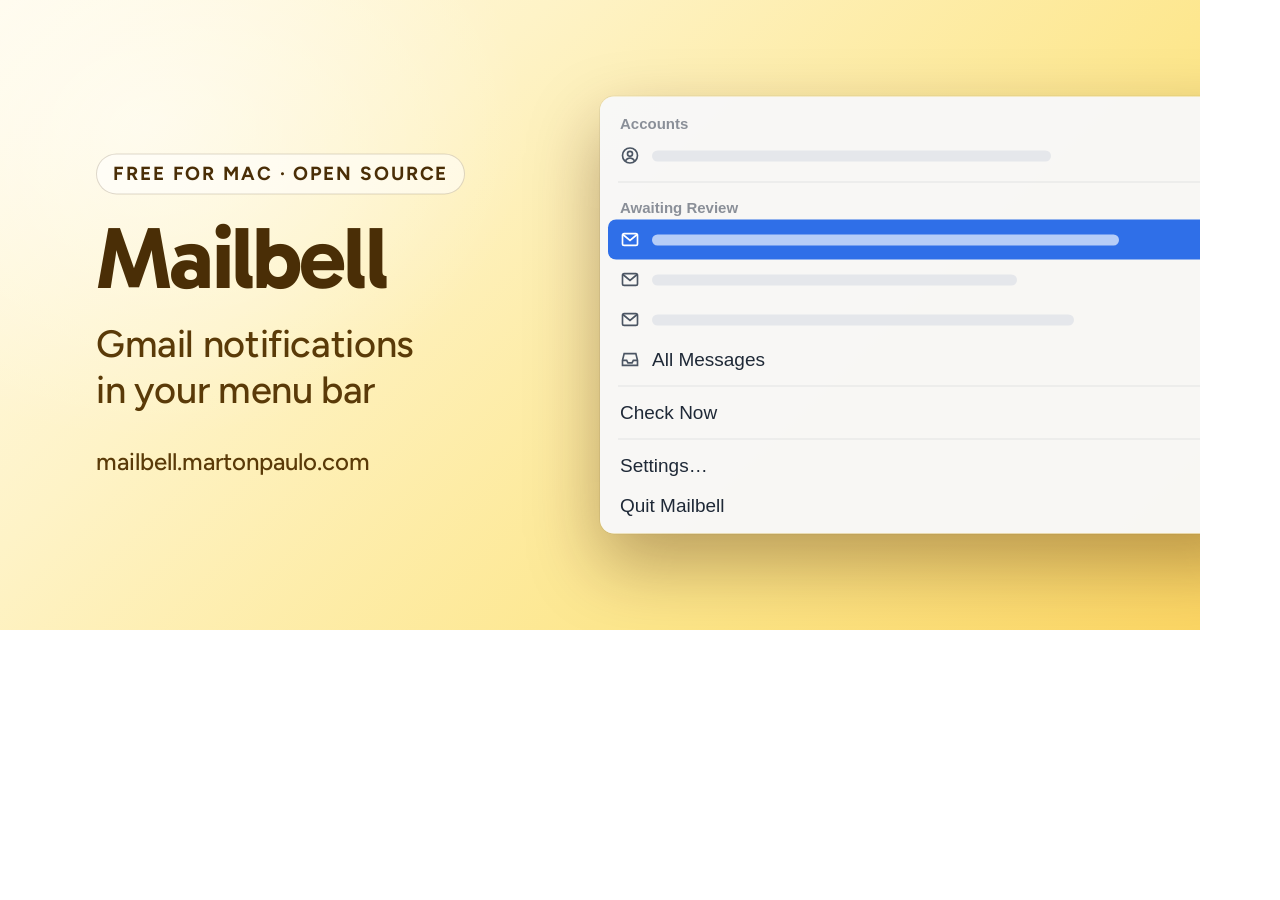
<file: design/social-card/social-card.html>
<!doctype html>
<!-- Mailbell social card. Source of truth for site/social-card.jpg, served at
     https://mailbell.martonpaulo.com/social-card.jpg (1200x630). Never edit the JPEG.
     Render on a Mac (the drawn interface uses the system font): npx --yes playwright@1.63.0 screenshot --viewport-size="1200,630" "file://$PWD/design/social-card/social-card.html" /tmp/card.png, then magick /tmp/card.png -strip -quality 92 -sampling-factor 4:4:4 -interlace Plane site/social-card.jpg
     System, grid and contrast rules: the social card standard (skill-deck#261).
     Fonts: Gabarito and Figtree (OFL, fonts/*-OFL.txt), the typefaces of martonpaulo.com. -->
<meta charset="utf-8">
<title>Mailbell social card</title>
<style>
@font-face { font-family: "Gabarito"; font-weight: 700; src: url(fonts/gabarito-latin-700-normal.woff2); }
@font-face { font-family: "Figtree"; font-weight: 400; src: url(fonts/figtree-latin-400-normal.woff2); }
@font-face { font-family: "Figtree"; font-weight: 500; src: url(fonts/figtree-latin-500-normal.woff2); }
@font-face { font-family: "Figtree"; font-weight: 600; src: url(fonts/figtree-latin-600-normal.woff2); }
@font-face { font-family: "Figtree"; font-weight: 700; src: url(fonts/figtree-latin-700-normal.woff2); }
html, body { margin: 0; }
.card { position: relative; width: 1200px; height: 630px; overflow: hidden; font-family: "Figtree", sans-serif;
        color: var(--ink); background: var(--gradient); }
.card::before { content: ""; position: absolute; inset: 0; background: var(--glow, none); }
/* One grid for every card: the copy block is centred vertically in a 440px column at x=96;
   the product visual always starts at x=600, a fixed gutter. */
.copy { position: absolute; left: 96px; top: 50%; transform: translateY(-50%); width: 440px; z-index: 2; }
.icon { width: 104px; height: 104px; display: block; margin-bottom: 30px; filter: drop-shadow(0 16px 26px rgba(0,0,0,.22)); }
.eyebrow { display: inline-block; margin: 0 0 20px; padding: 8px 16px; border-radius: 999px;
           background: var(--pill-bg); border: 1px solid var(--pill-line);
           font-weight: 700; font-size: 19px; letter-spacing: .1em; text-transform: uppercase; }
h1 { margin: 0; font: 700 88px/1 "Gabarito", sans-serif; letter-spacing: -0.03em; }
.promise { margin: 20px 0 0; font-weight: 500; font-size: 38px; line-height: 1.2; letter-spacing: -0.01em;
           color: var(--ink-soft); text-wrap: balance; }
.domain { margin: 34px 0 0; font-size: 24px; font-weight: 500; color: var(--ink-soft); }
/* The drawn interface: the system font, the way the real app renders. */
.ui { font-family: -apple-system, BlinkMacSystemFont, "SF Pro Text", "Helvetica Neue", sans-serif; color: #1f2937; }
.win { position: absolute; background: #fff; border-radius: 22px;
       box-shadow: 0 40px 80px rgba(15,23,42,.30), 0 8px 20px rgba(15,23,42,.12); }
.bar { height: 11px; border-radius: 6px; background: #e5e7eb; }

.card { --gradient: linear-gradient(135deg,#fffbeb 0%,#fef3c7 30%,#fde68a 70%,#fcd663 100%); --glow: radial-gradient(640px 520px at 12% 20%,rgba(255,255,255,.55),transparent 60%); --ink: #4a2e06; --ink-soft: #5a3a08;
        --pill-bg: rgba(255,255,255,.55); --pill-line: rgba(74,46,6,.18); }

.menu{position:absolute;left:600px;top:50%;transform:translateY(-50%);width:660px;padding:8px;box-sizing:border-box;border-radius:14px;background:rgba(248,248,248,.97);box-shadow:0 30px 70px rgba(60,20,0,.35),0 0 0 1px rgba(0,0,0,.06);font:500 19px -apple-system, BlinkMacSystemFont, "SF Pro Text", sans-serif;color:#1f2937;z-index:3}
.item{display:flex;align-items:center;gap:12px;height:40px;padding:0 12px;border-radius:8px}
.item svg{flex:none;color:#4b5563}
.item .grow{flex:1}.item .chev{color:#9ca3af}
.item.sel{background:#2f6fe8;color:#fff}.item.sel svg,.item.sel .chev{color:#fff}.item.sel .bar{background:rgba(255,255,255,.65)}
.head{padding:10px 12px 4px;font:700 15px -apple-system, BlinkMacSystemFont, "SF Pro Text", sans-serif;color:#8a8f98}
.sep{height:1px;background:#e3e3e3;margin:6px 10px}
.note{position:absolute;left:420px;top:74px;width:240px;display:none}

.icon{filter:drop-shadow(0 14px 24px rgba(146,90,0,.35))}
</style>
<div class="card">
  <div class="copy">
    
    <p class="eyebrow">Free for Mac · Open source</p>
    <h1>Mailbell</h1>
    <p class="promise">Gmail notifications in your menu bar</p>
    <p class="domain">mailbell.martonpaulo.com</p>
  </div>
  <div class="menu ui">
  <div class="head">Accounts</div>
  <div class="item"><svg width="20" height="20" viewBox="0 0 24 24" fill="none" stroke="currentColor" stroke-width="2"><circle cx="12" cy="12" r="9"/><circle cx="12" cy="10" r="3"/><path d="M6.5 18.5c1.5-2.5 3.5-3.5 5.5-3.5s4 1 5.5 3.5"/></svg><span class="grow"><span class="bar" style="display:block;width:70%"></span></span><span class="chev">›</span></div>
  <div class="sep"></div>
  <div class="head">Awaiting Review</div>
  <div class="item sel"><svg width="20" height="20" viewBox="0 0 24 24" fill="none" stroke="currentColor" stroke-width="2"><rect x="3" y="5" width="18" height="14" rx="2"/><path d="m3.5 6 8.5 7 8.5-7"/></svg><span class="grow"><span class="bar" style="display:block;width:82%"></span></span><span class="chev">›</span></div><div class="item"><svg width="20" height="20" viewBox="0 0 24 24" fill="none" stroke="currentColor" stroke-width="2"><rect x="3" y="5" width="18" height="14" rx="2"/><path d="m3.5 6 8.5 7 8.5-7"/></svg><span class="grow"><span class="bar" style="display:block;width:64%"></span></span><span class="chev">›</span></div><div class="item"><svg width="20" height="20" viewBox="0 0 24 24" fill="none" stroke="currentColor" stroke-width="2"><rect x="3" y="5" width="18" height="14" rx="2"/><path d="m3.5 6 8.5 7 8.5-7"/></svg><span class="grow"><span class="bar" style="display:block;width:74%"></span></span><span class="chev">›</span></div>
  <div class="item"><svg width="20" height="20" viewBox="0 0 24 24" fill="none" stroke="currentColor" stroke-width="2"><path d="M3 13h5l1.5 3h5L16 13h5"/><path d="M5 5h14l2 8v6H3v-6z"/></svg><span class="grow">All Messages</span><span class="chev">›</span></div>
  <div class="sep"></div>
  <div class="item">Check Now</div>
  <div class="sep"></div>
  <div class="item">Settings…</div>
  <div class="item">Quit Mailbell</div>
 </div>
</div>
</file>
<file: docs/styles/main.css>
/* Fleet typography standard, 2026-09. This :root block is identical, in this
   order, in windowhop, mailbell, meantime, smart-desk and orbit: the five sites
   share a design but no package, so copying is the cost and identical ordering
   is what keeps the drift greppable. The -apple-system stack is deliberate and
   stays: these are landing pages for Mac apps, so the page wears the platform's
   own face. */
:root {
  --font-sans: -apple-system, BlinkMacSystemFont, "SF Pro Text", "Helvetica Neue", sans-serif;
  --text-xs: 0.75rem;
  --text-sm: 0.875rem;
  --text-md: 1.125rem;
  --text-lg: 1.375rem;
  --text-xl: clamp(1.75rem, 1.25rem + 1.5vw, 2.25rem);
  --text-2xl: clamp(2.5rem, 1.5rem + 3.5vw, 4rem);
  --text-3xl: clamp(3rem, 1.25rem + 6.5vw, 6.5rem);
  --leading-tight: 1.08;
  --leading-snug: 1.2;
  --leading-relaxed: 1.4;
  --leading-body: 1.6;
  --tracking-display: -0.03em;
  --tracking-body: -0.01em;
  --tracking-eyebrow: 0.12em;
  --weight-body: 400;
  --weight-strong: 600;
  --weight-display: 700;
  --measure: 68ch;
  --measure-narrow: 44ch;
  --measure-title: 16ch;
}

/* --- Mailbell palette and page metrics ------------------------------------- */
:root {
  color-scheme: light dark;
  --bg: #fbf9f4;
  --surface: #ffffff;
  --surface-strong: #ffffff;
  --text: #1a1710;
  --secondary: #625a4b;
  --line: rgba(26, 23, 16, 0.12);
  --accent: #a35c00;
  --accent-hover: #8a4e00;
  --button-primary-fg: #ffffff;
  --button-primary-bg: #a35c00;
  --button-primary-bg-hover: #8a4e00;
  --button-glow: 0 8px 22px color-mix(in srgb, var(--accent) 28%, transparent);
  --button-glow-hover: 0 12px 28px color-mix(in srgb, var(--accent) 34%, transparent);
  --shadow: 0 24px 80px rgba(26, 23, 16, 0.12);
  --icon-shadow: drop-shadow(0 18px 28px rgba(163, 92, 0, 0.22));
  --radius: 28px;
  --radius-card: 24px;
  --page-width: min(1180px, calc(100% - 40px));
  /* The sticky header's own height: what anything else that sticks has to
     clear so it does not park underneath it. */
  --header-height: 65px;
  /* Mailbell's own: the unverified-app disclosure. */
  --warning-bg: #fff8e6;
  --warning-line: #e0a72a;
  --warning-text: #6b4a00;
}

@media (prefers-color-scheme: dark) {
  :root {
    --bg: #14110b;
    --surface: #201b12;
    --surface-strong: #201b12;
    --text: #f6f1e6;
    --secondary: #b3a892;
    --line: rgba(246, 241, 230, 0.14);
    --accent: #ffc53d;
    --accent-hover: #ffd469;
    --button-primary-fg: #14110b;
    --button-primary-bg: #ffc53d;
    --button-primary-bg-hover: #ffd469;
    --shadow: 0 28px 90px rgba(0, 0, 0, 0.55);
    --icon-shadow: drop-shadow(0 18px 28px rgba(0, 0, 0, 0.55));
    --warning-bg: #2a2110;
    --warning-line: #b98a1c;
    --warning-text: #ffdf9a;
  }
}

/* --- Shared structure ------------------------------------------------------
   The section rhythm, hero, feature blocks, buttons and footer below are the
   fleet's one landing-page design. Keep them in step across the three sites. */

* { box-sizing: border-box; }
html { scroll-behavior: smooth; }
/* The footer sits at the bottom of the viewport on a short page (the 404
   above all) instead of floating in the middle of it. svh keeps mobile browser
   chrome from pushing it off; vh is the fallback for anything older. */
body {
  min-height: 100vh;
  min-height: 100svh;
  display: flex;
  flex-direction: column;
  margin: 0;
  font-family: var(--font-sans);
  font-weight: var(--weight-body);
  line-height: var(--leading-body);
  letter-spacing: var(--tracking-body);
  background: var(--bg);
  color: var(--text);
}
a { color: inherit; }
/* A link inside running copy shows itself. Navigation, buttons and link rows
   carry their own treatment instead. */
p a, li a, td a { color: var(--accent); text-decoration: underline; text-underline-offset: 0.18em; }
.actions a, .link-row a, .site-footer a, .site-header a { text-decoration: none; }
img { display: block; max-width: 100%; height: auto; }
strong { font-weight: var(--weight-strong); }

.skip-link { position: fixed; left: 16px; top: -80px; z-index: 100; padding: 10px 14px; border-radius: 10px; background: var(--text); color: var(--bg); text-decoration: none; }
.skip-link:focus { top: 16px; }

:where(a, button, input, select):focus-visible {
  outline: 3px solid color-mix(in srgb, var(--accent) 70%, white);
  outline-offset: 4px;
  border-radius: 8px;
}

/* One icon for every link that leaves the site: the GitHub button, another site
   of the fleet, any external documentation. A link to another page of this site
   never carries it. */
.external-icon {
  flex: none;
  width: 0.7em;
  height: 0.7em;
  margin-left: 0.35em;
  vertical-align: baseline;
  opacity: 0.8;
}

/* The header's background, blur and hairline span the viewport; only its
   contents sit in the container, so the brand keeps the same left edge as every
   section below it. The footer's rule is drawn the same way. */
.site-header {
  position: sticky; top: 0; z-index: 20;
  background: color-mix(in srgb, var(--bg) 82%, transparent);
  backdrop-filter: blur(22px) saturate(1.4);
  border-bottom: 1px solid var(--line);
}
.site-header-inner {
  display: flex; align-items: center; justify-content: space-between; gap: 12px 24px;
  width: var(--page-width); margin-inline: auto; padding: 14px 0;
}
/* The wordmark is the site's name, not a navigation state: it stays --text on
   every page, so the lockup never changes colour as the visitor moves around. */
.brand { display: inline-flex; align-items: center; gap: 10px; color: var(--text); font-weight: var(--weight-strong); text-decoration: none; letter-spacing: var(--tracking-display); }
/* The icon artwork is a squircle on full transparency and carries its own
   corners: a CSS radius would clip it a second time at a different curve. */
.brand img { border-radius: 0; }
.site-header nav { display: flex; gap: 24px; }
.site-header nav a, .text-link, .link-row a, .site-footer a {
  display: inline-flex; align-items: center;
  color: var(--secondary); text-decoration: none;
  font-size: var(--text-sm); font-weight: var(--weight-strong);
}
.site-header nav a:hover, .text-link:hover, .link-row a:hover, .site-footer a:hover { color: var(--accent); }
/* Navigation only. The brand also marks the current page, but it is the site's
   name rather than a nav state, so it must not change colour with the route. */
.site-header nav [aria-current="page"] { color: var(--accent); }

main { width: var(--page-width); margin-inline: auto; }
main { flex: 1 0 auto; }
.site-footer { margin-top: auto; }

.hero { padding: 96px 0 72px; text-align: center; overflow: hidden; }
.hero-copy { max-width: 820px; margin: 0 auto; }
.eyebrow {
  margin: 0 0 12px; color: var(--accent);
  font-size: var(--text-xs); font-weight: var(--weight-display);
  text-transform: uppercase; letter-spacing: var(--tracking-eyebrow);
}
/* Balanced wrapping is for headings. Body copy reads worse when the browser
   evens out the last lines of a long paragraph. */
h1, h2, h3 { text-wrap: balance; }
h1 {
  max-width: var(--measure-title); margin: 0 auto;
  font-size: var(--text-3xl); line-height: var(--leading-tight);
  letter-spacing: var(--tracking-display); font-weight: var(--weight-display);
}
/* drop-shadow follows the artwork's alpha, so the shadow takes the squircle's
   shape instead of being cast by a square border box. */
.hero-icon { margin: 0 auto 26px; filter: var(--icon-shadow); }
.hero-summary {
  max-width: var(--measure-narrow); margin: 26px auto 28px;
  color: var(--secondary); font-size: var(--text-lg); line-height: var(--leading-relaxed);
}

.actions { display: flex; flex-wrap: wrap; justify-content: center; gap: 12px; }
/* Buttons take Mailbell's motion: a short rise on hover with the shadow
   following it on the same curve, and the press putting the button back down. */
.button {
  display: inline-flex; align-items: center; justify-content: center;
  min-height: 48px; padding: 0 22px; border-radius: 999px;
  text-decoration: none; font-size: 1rem; font-weight: var(--weight-strong);
  transition: transform 0.12s ease, box-shadow 0.12s ease, background-color 0.12s ease, color 0.12s ease;
}
.button:hover { transform: translateY(-1px); text-decoration: none; }
.button:active { transform: translateY(0); }
/* The soft halo under the download button. Mailbell's was a fixed rgba of its
   own accent; here it is mixed from whichever accent the site carries. */
.button.primary {
  background: var(--button-primary-bg); color: var(--button-primary-fg);
  box-shadow: var(--button-glow);
}
.button.primary:hover { background: var(--button-primary-bg-hover); box-shadow: var(--button-glow-hover); }
.button.secondary { background: var(--surface-strong); color: var(--text); box-shadow: inset 0 0 0 1px var(--line); }
.compatibility { margin: 18px 0 0; color: var(--secondary); font-size: var(--text-sm); }

.section { padding: 120px 0; border-top: 1px solid var(--line); }
.section h2 {
  max-width: var(--measure-title); margin: 0;
  font-size: var(--text-2xl); line-height: var(--leading-snug);
  letter-spacing: var(--tracking-display); font-weight: var(--weight-display);
}
/* The rhythm inside a section: eyebrow, heading, an optional lead paragraph at
   22px, then whatever the section shows at 48px. */
.section > :not(.eyebrow):not(h2) { margin-top: 48px; }
.section > p:not(.eyebrow) {
  max-width: var(--measure); margin: 22px 0 0;
  color: var(--secondary); font-size: var(--text-md); line-height: var(--leading-relaxed);
}

/* Prose paired with a SINGLE figure: two columns from the tablet breakpoint up,
   stacked below it with the copy first. Alternate `.showcase` and
   `.showcase.figure-first` down a page so consecutive pairs never put the
   figure on the same side. A figure that is itself the point, such as the hero
   visual or a wide screenshot, stays full width instead. */
/* minmax(0, 1fr), not 1fr: a column whose automatic minimum is min-content
   pushes the grid wider than the shared container and the copy then starts hard
   against the window edge instead of on the container's gutter. */
.showcase { display: grid; grid-template-columns: minmax(0, 1fr) minmax(280px, 440px); align-items: center; gap: 72px; }
.showcase > * { min-width: 0; margin-top: 0; }
/* A heading that shares its row with a figure takes the step below the
   full-width one, so it stays inside its column. */
.showcase-copy h2 { font-size: var(--text-xl); }
.showcase > :not(.showcase-copy) { justify-self: end; max-height: 560px; }
.showcase-copy > p:not(.eyebrow) {
  max-width: var(--measure); margin: 22px 0 0;
  color: var(--secondary); font-size: var(--text-md); line-height: var(--leading-relaxed);
}
.showcase.figure-first { grid-template-columns: minmax(280px, 440px) minmax(0, 1fr); }
.showcase.figure-first > .showcase-copy { order: 2; }
.showcase.figure-first > :not(.showcase-copy) { justify-self: start; }

figure { margin: 0; padding: 20px; background: var(--surface); border: 1px solid var(--line); border-radius: var(--radius); }
figcaption { padding: 16px 4px 2px; color: var(--secondary); font-size: var(--text-sm); }

.feature-grid { display: grid; grid-template-columns: repeat(3, 1fr); gap: 16px; }
.feature-grid article { min-height: 240px; padding: 30px; background: var(--surface); border: 1px solid var(--line); border-radius: var(--radius-card); }
.feature-grid article > span {
  display: grid; place-items: center; width: 46px; height: 46px; margin-bottom: 36px;
  border-radius: 13px; background: color-mix(in srgb, var(--accent) 13%, transparent);
  color: var(--accent); font-size: var(--text-md); font-weight: var(--weight-display);
}
.feature-grid h3 { margin: 0 0 8px; font-size: var(--text-lg); line-height: var(--leading-snug); letter-spacing: var(--tracking-display); font-weight: var(--weight-strong); }
.feature-grid p { margin: 0; color: var(--secondary); }

.download { text-align: center; }
.download > img { margin: 0 auto 20px; }
.download h2, .download > p:not(.eyebrow) { margin-inline: auto; }
.download > p:not(.eyebrow) { margin-block: 18px 30px; }
/* The section rhythm puts 48px under the buttons; the closing note and the
   secondary link belong to them, so they sit closer. */
.section.download > .compatibility { margin-top: 22px; }
.section.download > .text-link { display: inline-flex; margin-top: 22px; color: var(--accent); }

/* The closing open-source section: eyebrow, heading, what the project is and
   who made it, then the row of outward links. */
.open-source > p:not(.eyebrow):last-of-type { margin-bottom: 30px; }
.link-row { display: flex; flex-wrap: wrap; gap: 12px 24px; }
.link-row a { color: var(--accent); }

.site-footer {
  border-top: 1px solid var(--line);
  color: var(--secondary); font-size: var(--text-sm);
}
.site-footer-inner {
  display: flex; justify-content: space-between; gap: 12px 30px; flex-wrap: wrap;
  width: var(--page-width); margin-inline: auto; padding: 32px 0 56px;
}
.site-footer p { margin: 0; }
.site-footer nav { display: flex; flex-wrap: wrap; gap: 12px 20px; }

@media (max-width: 820px) {
  /* The nav wraps onto a second row below this width, so the header is taller. */
  :root { --page-width: min(100% - 28px, 1180px); --header-height: 99px; }
  /* The header keeps every destination on narrow screens: it wraps onto a
     second centred row rather than dropping links the visitor came for. */
  .site-header-inner { flex-wrap: wrap; justify-content: center; }
  .site-header nav { width: 100%; justify-content: center; flex-wrap: wrap; gap: 8px 18px; }
  .hero { padding-top: 68px; }
  .section { padding: 86px 0; }
  .feature-grid { grid-template-columns: 1fr; }
  .showcase, .showcase.figure-first { grid-template-columns: 1fr; gap: 44px; }
  .showcase > .showcase-copy { order: -1; }
  .showcase > :not(.showcase-copy) { justify-self: center; max-height: 560px; }
  .feature-grid article { min-height: 210px; }
  .site-footer-inner { flex-direction: column; }
}

@media (max-width: 520px) {
  .actions { align-items: stretch; flex-direction: column; }
  .button { width: 100%; }
  .feature-grid article { padding: 24px; }
}

@media (prefers-reduced-motion: reduce) {
  html { scroll-behavior: auto; }
  *, *::before, *::after { animation-duration: 0.01ms !important; animation-iteration-count: 1 !important; transition-duration: 0.01ms !important; }
  .button:hover, .button:active { transform: none; }
}

/* --- Mailbell's own sections ------------------------------------------------ */


/* The unverified-app disclosure. Prominent by design: users meet Google's
   warning screen during sign-in and must not be surprised by it. */
.notice {
  max-width: var(--measure); margin: 48px auto 0; padding: 22px 26px;
  background: var(--warning-bg); border: 1px solid var(--warning-line);
  border-radius: var(--radius-card); color: var(--warning-text); text-align: left;
}
.notice h2, .notice h3 { max-width: none; margin: 0 0 8px; font-size: var(--text-md); line-height: var(--leading-snug); letter-spacing: var(--tracking-body); color: inherit; }
.notice p { margin: 10px 0 0; }
.notice p:first-of-type { margin-top: 0; }
.notice a { color: inherit; text-decoration: underline; }
.notice ul { margin: 10px 0 0; padding-left: 20px; }

.steps { counter-reset: step; list-style: none; max-width: var(--measure); margin: 0; padding: 0; }
.steps li { counter-increment: step; position: relative; padding: 0 0 18px 44px; color: var(--secondary); }
.steps li::before {
  content: counter(step); position: absolute; left: 0; top: 0;
  width: 30px; height: 30px; border-radius: 999px;
  background: color-mix(in srgb, var(--accent) 13%, transparent); color: var(--accent);
  display: grid; place-items: center; font-weight: var(--weight-display); font-size: var(--text-sm);
}
.steps strong { color: var(--text); }

/* The screenshot already carries the window's own corner radius and drop
   shadow, captured from the real window. Adding either here would cut the
   corner at a different radius and stack a second shadow on top of the real
   one. */
.shot { margin: 62px auto 0; padding: 0; background: none; border: 0; }
.shot img { width: 100%; max-width: 788px; margin-inline: auto; }
.shot figcaption { text-align: center; }

/* Legal pages: long-form prose, left aligned and comfortable to read. */
.legal { max-width: var(--measure); margin: 0 auto; padding: 72px 0 96px; text-align: left; }
.legal h1 { max-width: none; margin: 0 0 8px; font-size: var(--text-xl); line-height: var(--leading-snug); }
.legal h2 { max-width: none; margin: 48px 0 8px; font-size: var(--text-lg); line-height: var(--leading-snug); letter-spacing: var(--tracking-display); font-weight: var(--weight-display); }
.legal h3 { max-width: none; margin: 30px 0 6px; font-size: var(--text-md); line-height: var(--leading-snug); font-weight: var(--weight-strong); }
/* A heading inside a callout is the box's own title, not a document section, so
   it must not inherit the section spacing that would gap it off the box top. */
.legal .notice h2, .legal .notice h3 { margin-top: 0; font-size: var(--text-md); }
.legal p, .legal li { color: var(--secondary); }
.legal strong { color: var(--text); }
.legal ul, .legal ol { padding-left: 22px; }
.legal li { margin-bottom: 6px; }
.legal .updated { font-size: var(--text-sm); }
.legal table { width: 100%; border-collapse: collapse; margin-top: 16px; font-size: var(--text-sm); display: block; overflow-x: auto; }
.legal th, .legal td { border: 1px solid var(--line); padding: 10px 12px; text-align: left; vertical-align: top; }
.legal th { background: var(--surface); color: var(--text); font-weight: var(--weight-strong); }
.legal td { color: var(--secondary); }
.legal .notice a { color: inherit; text-decoration: underline; }
</file>
